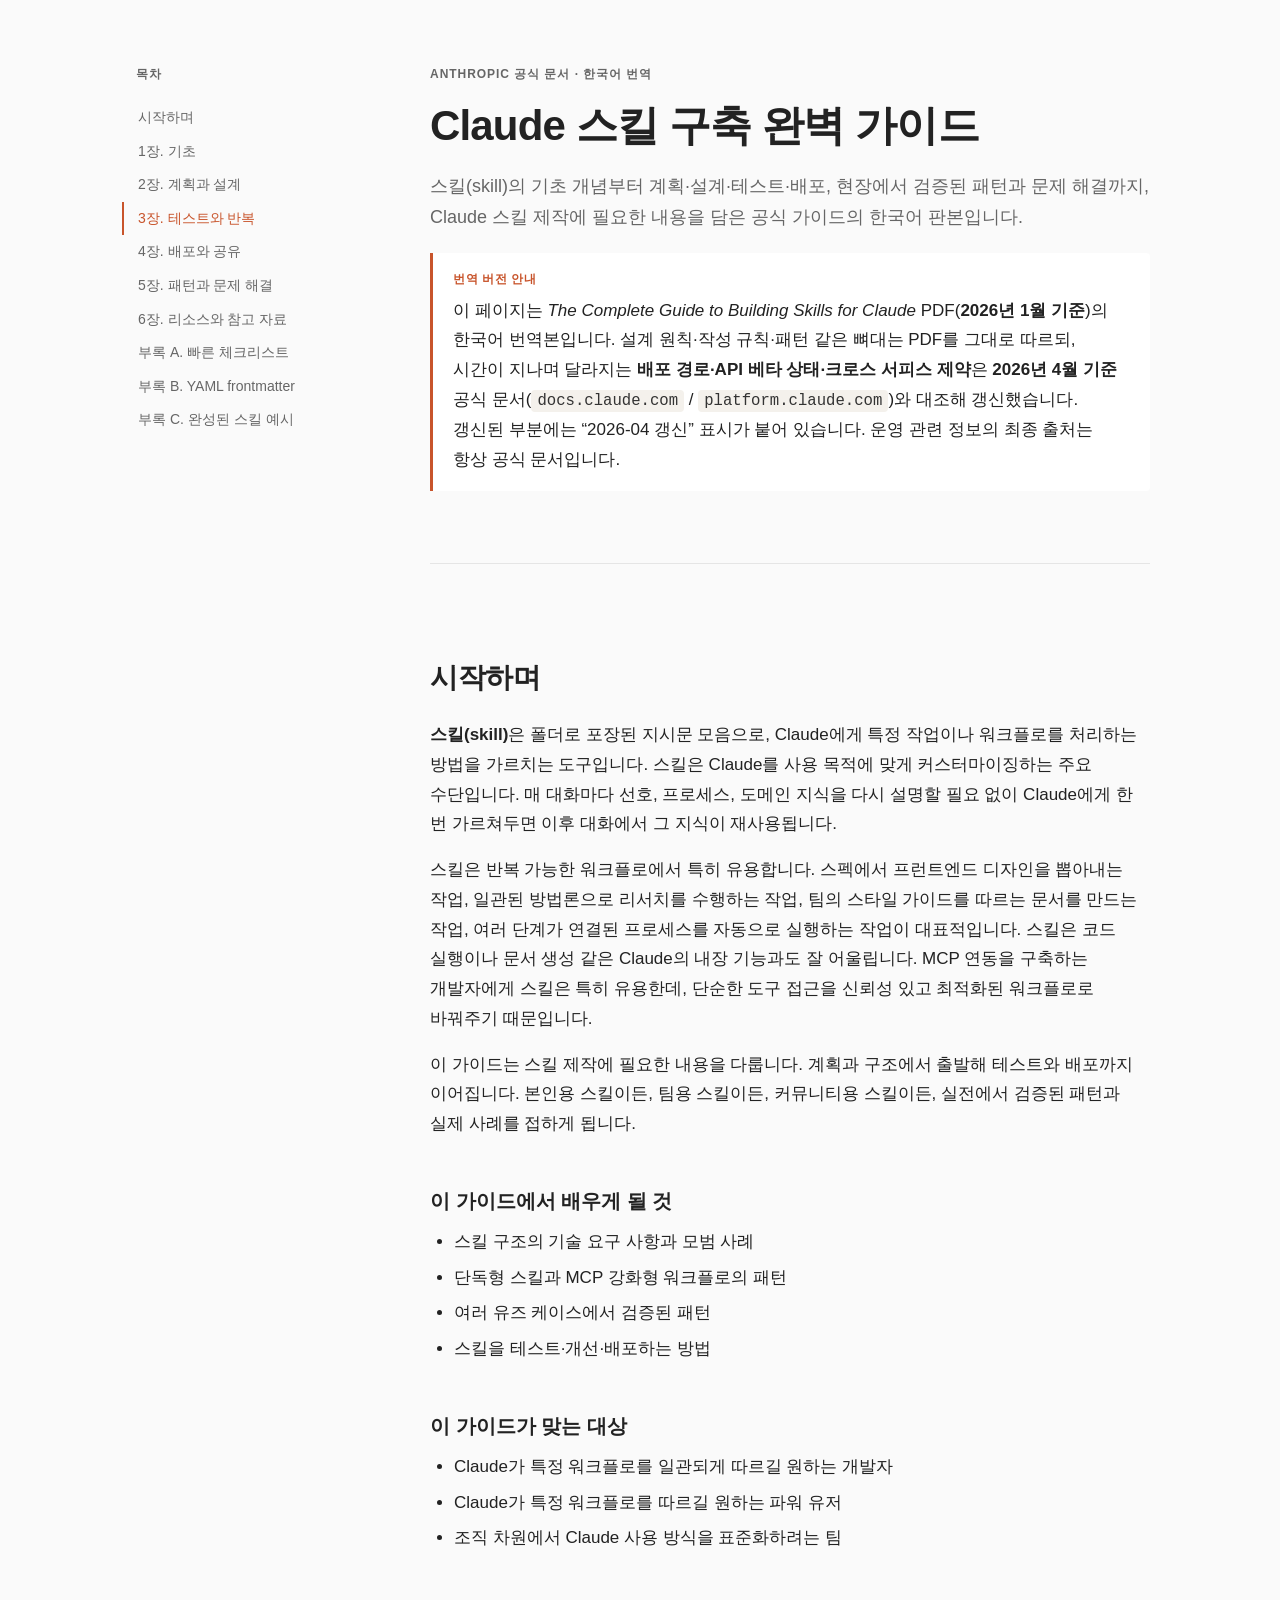
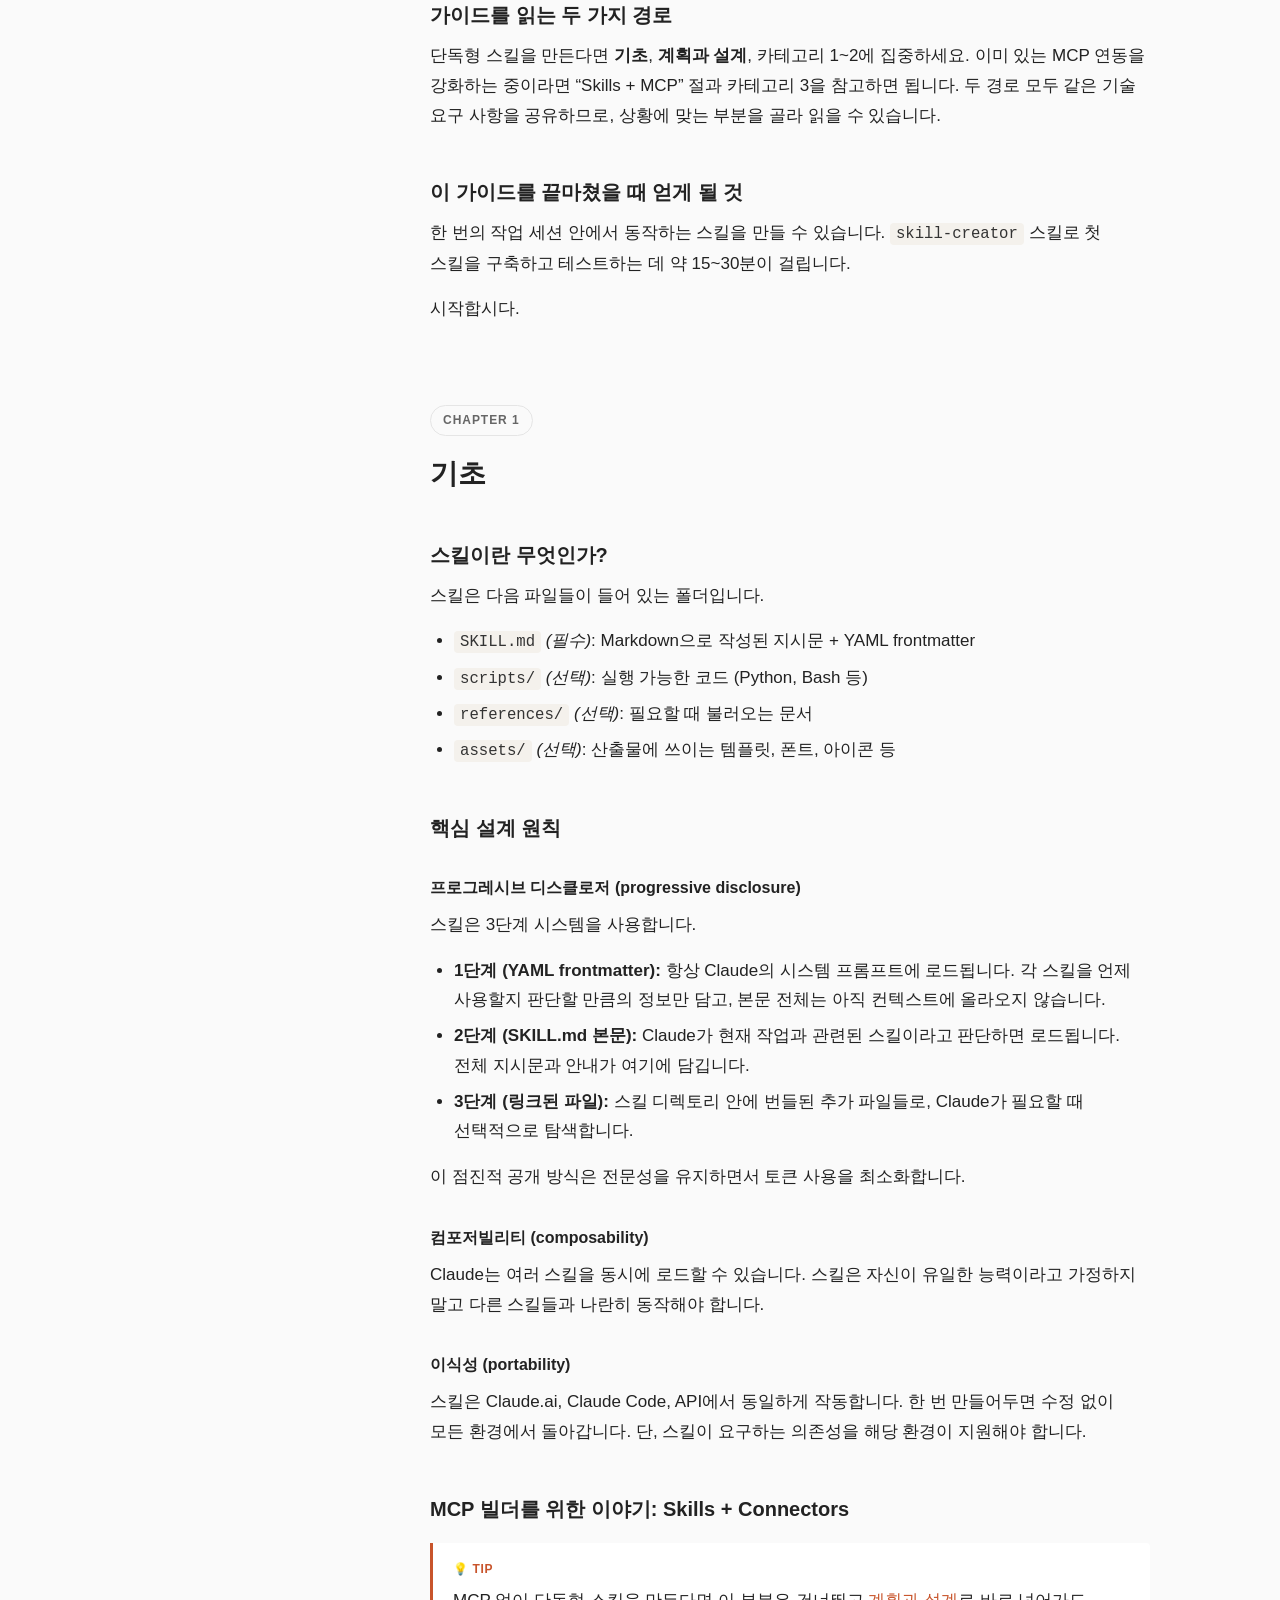
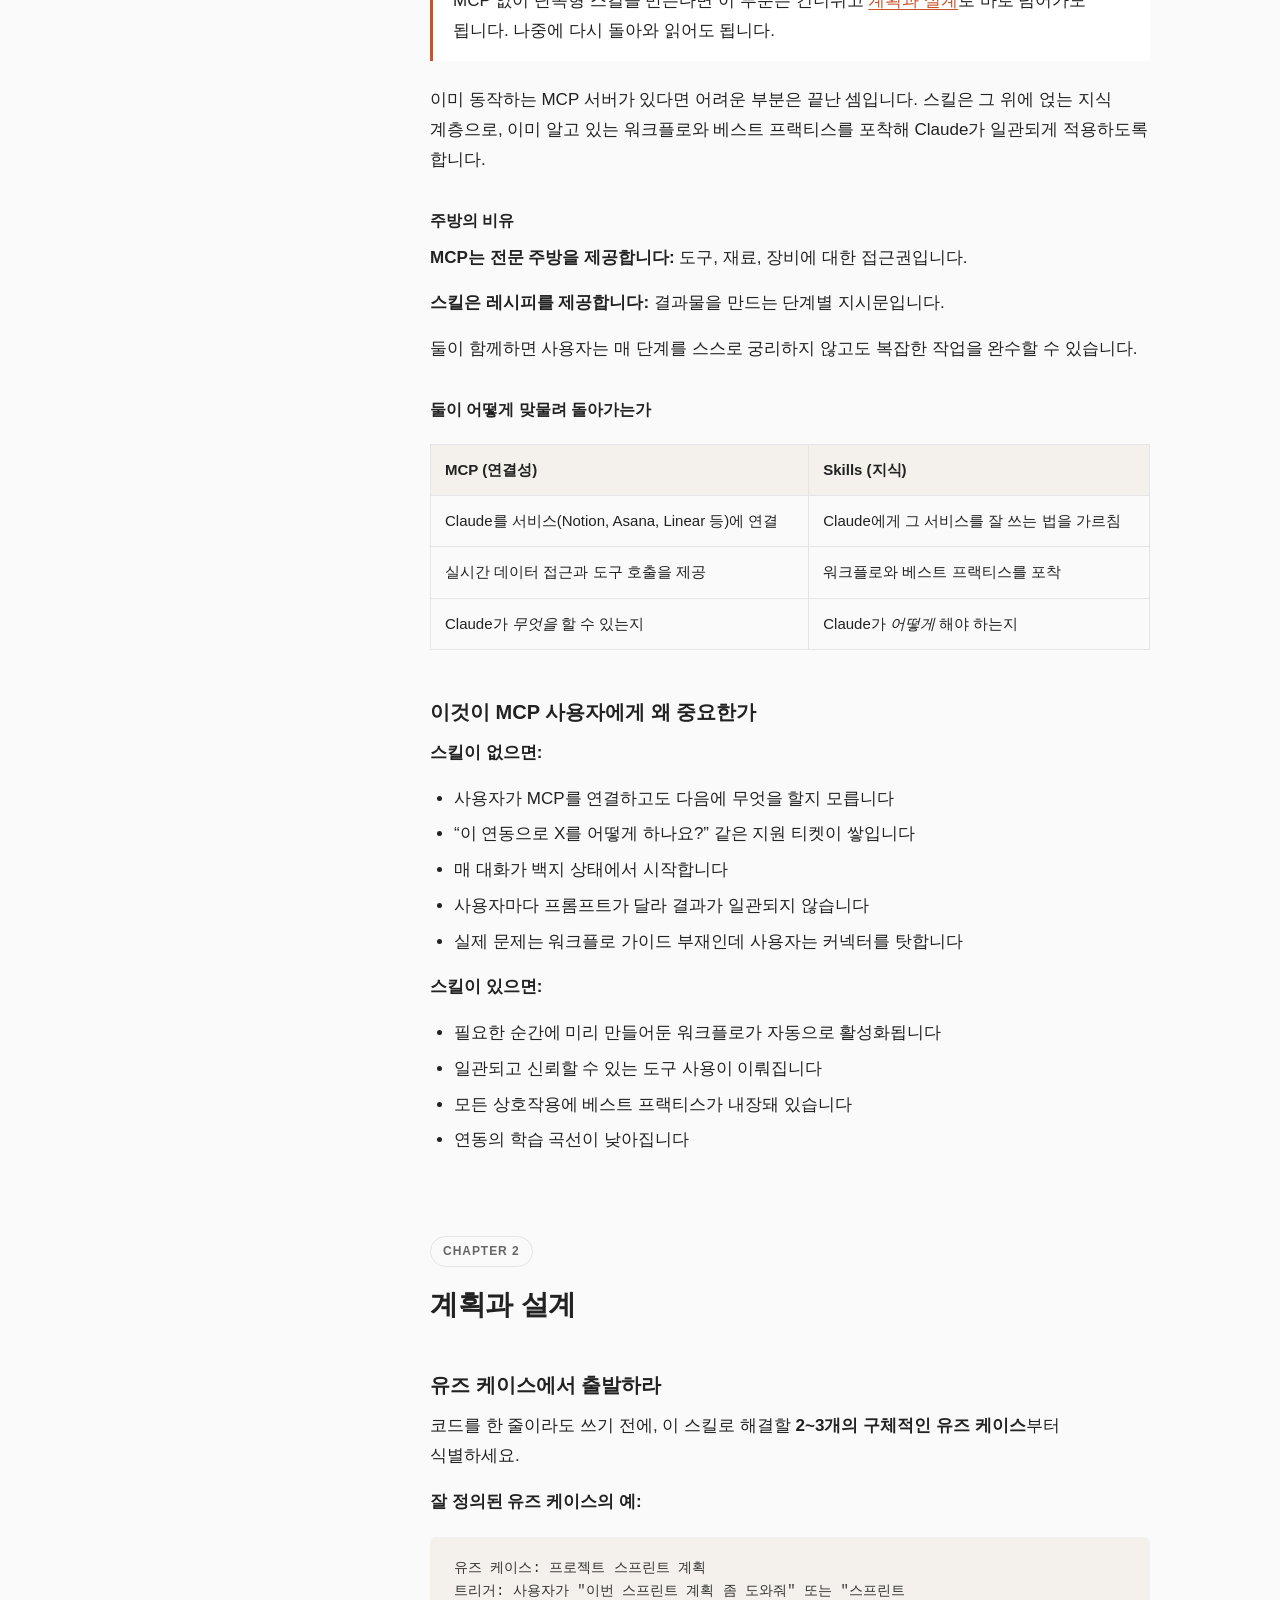
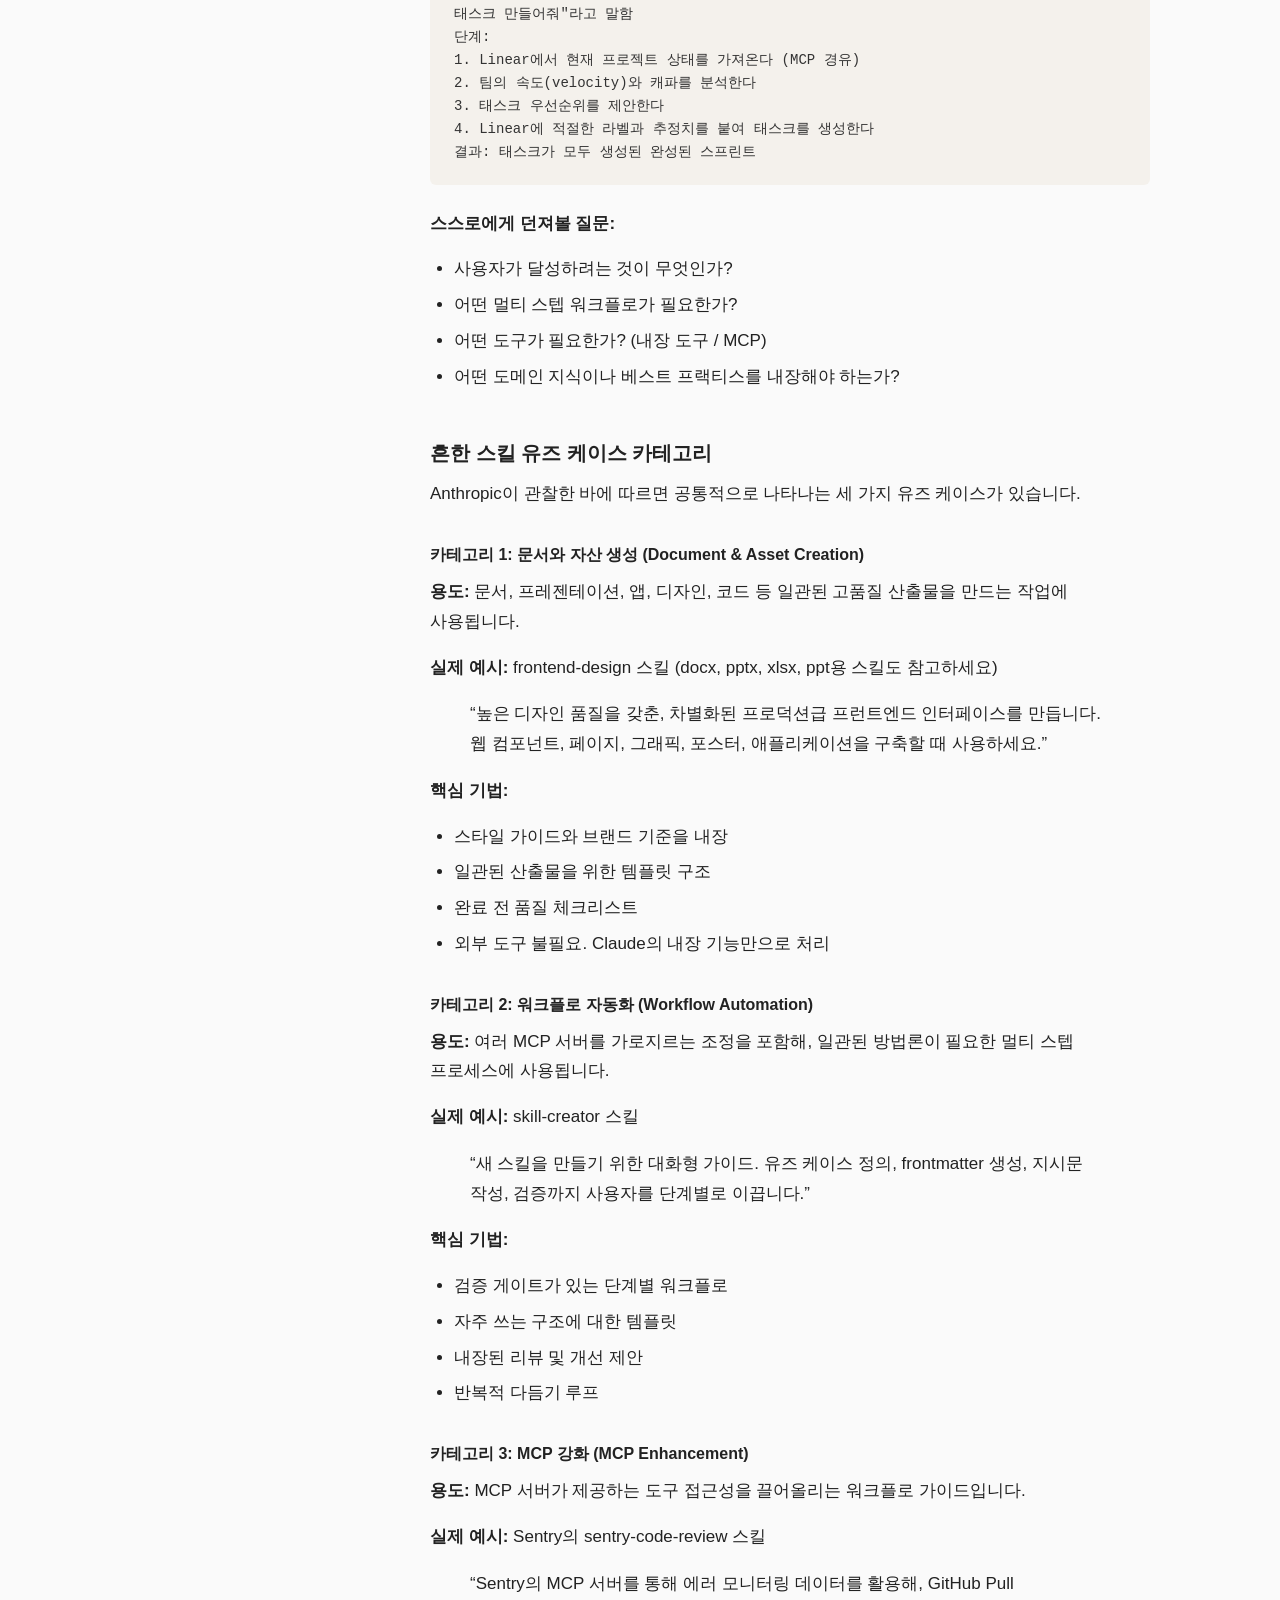
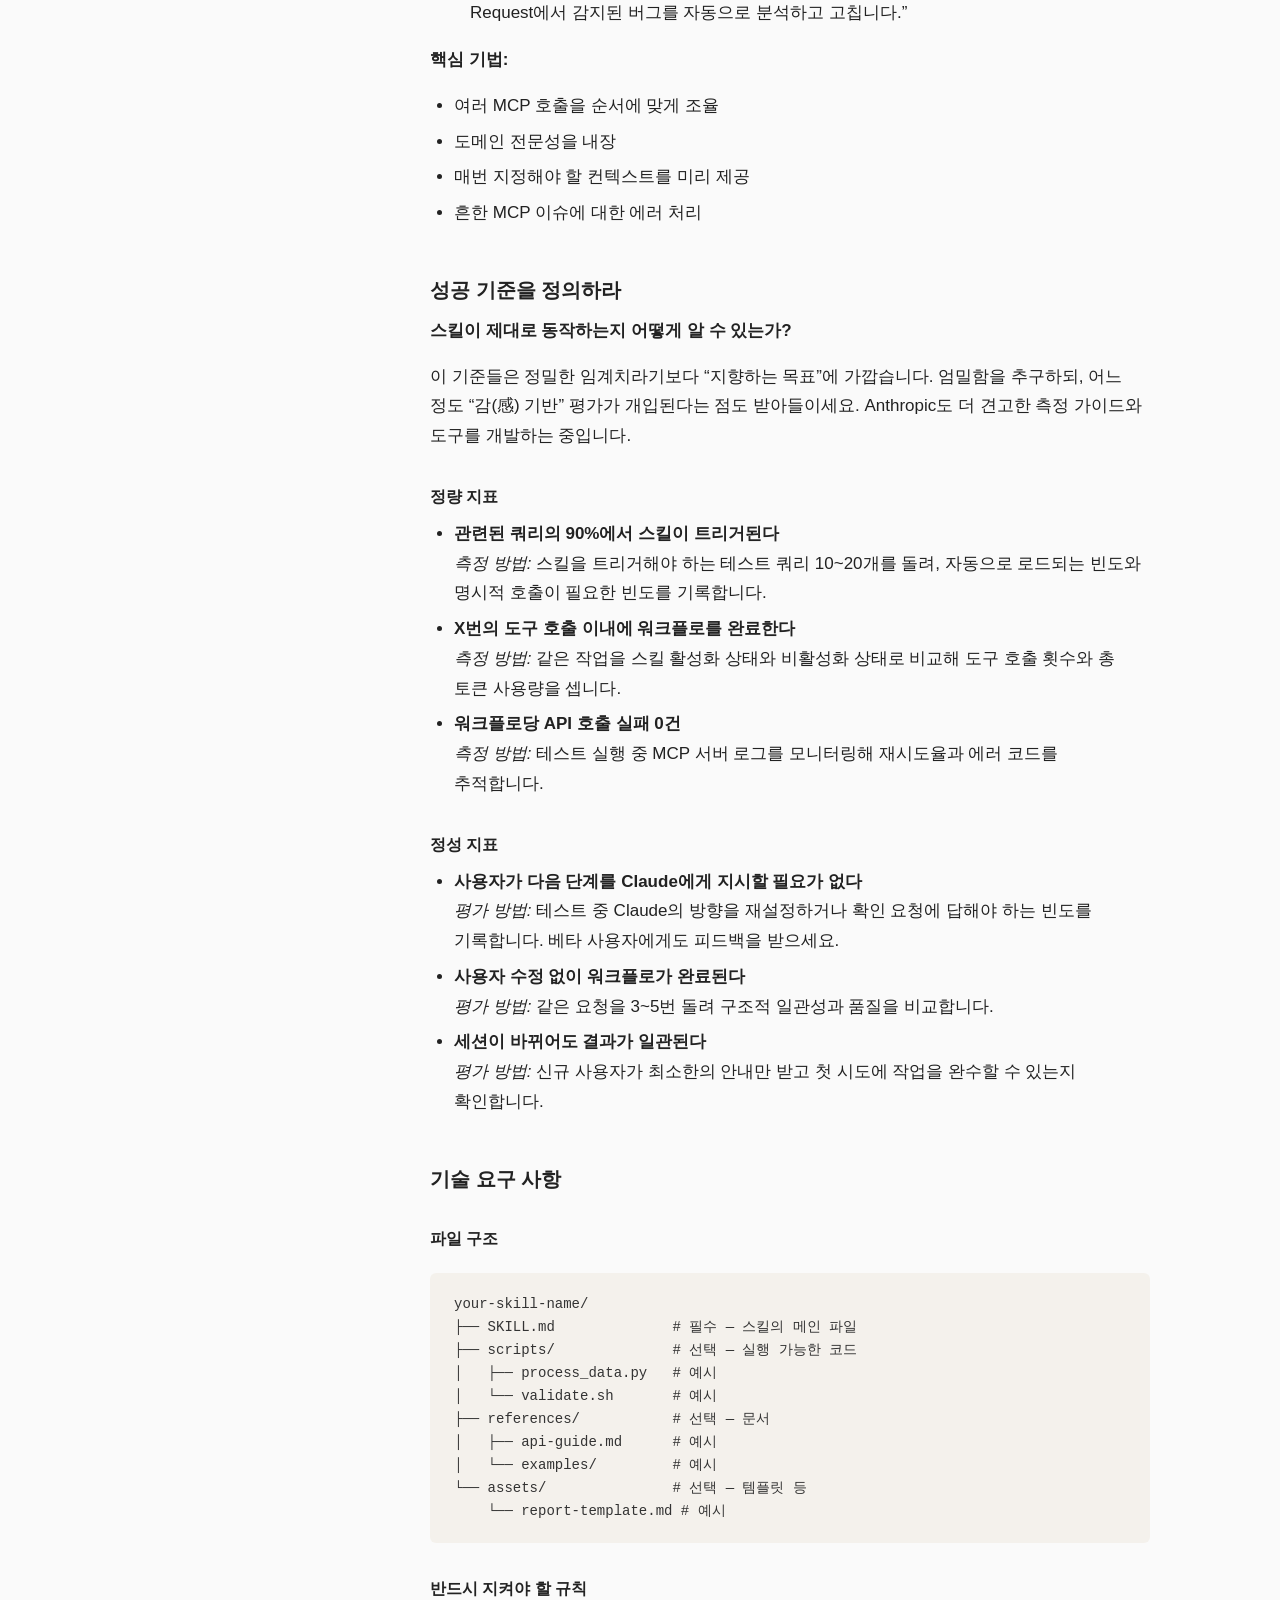
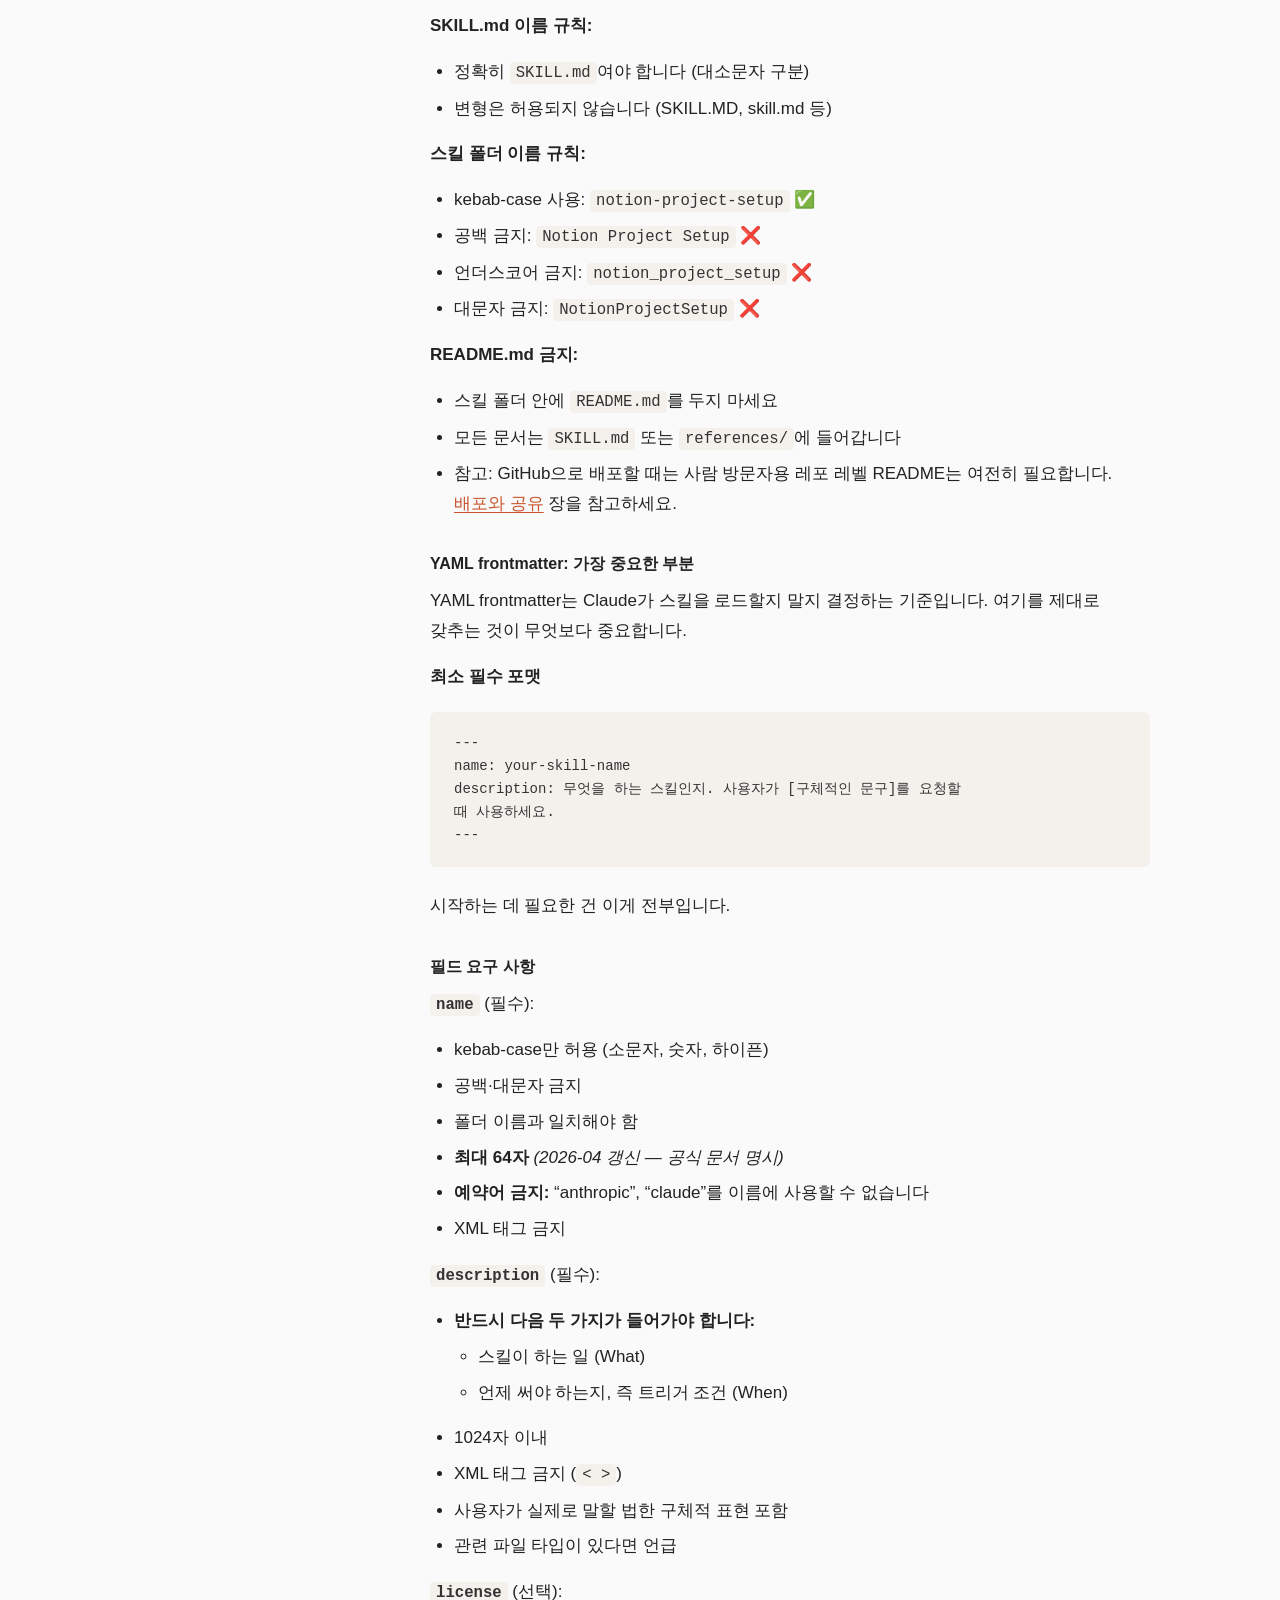
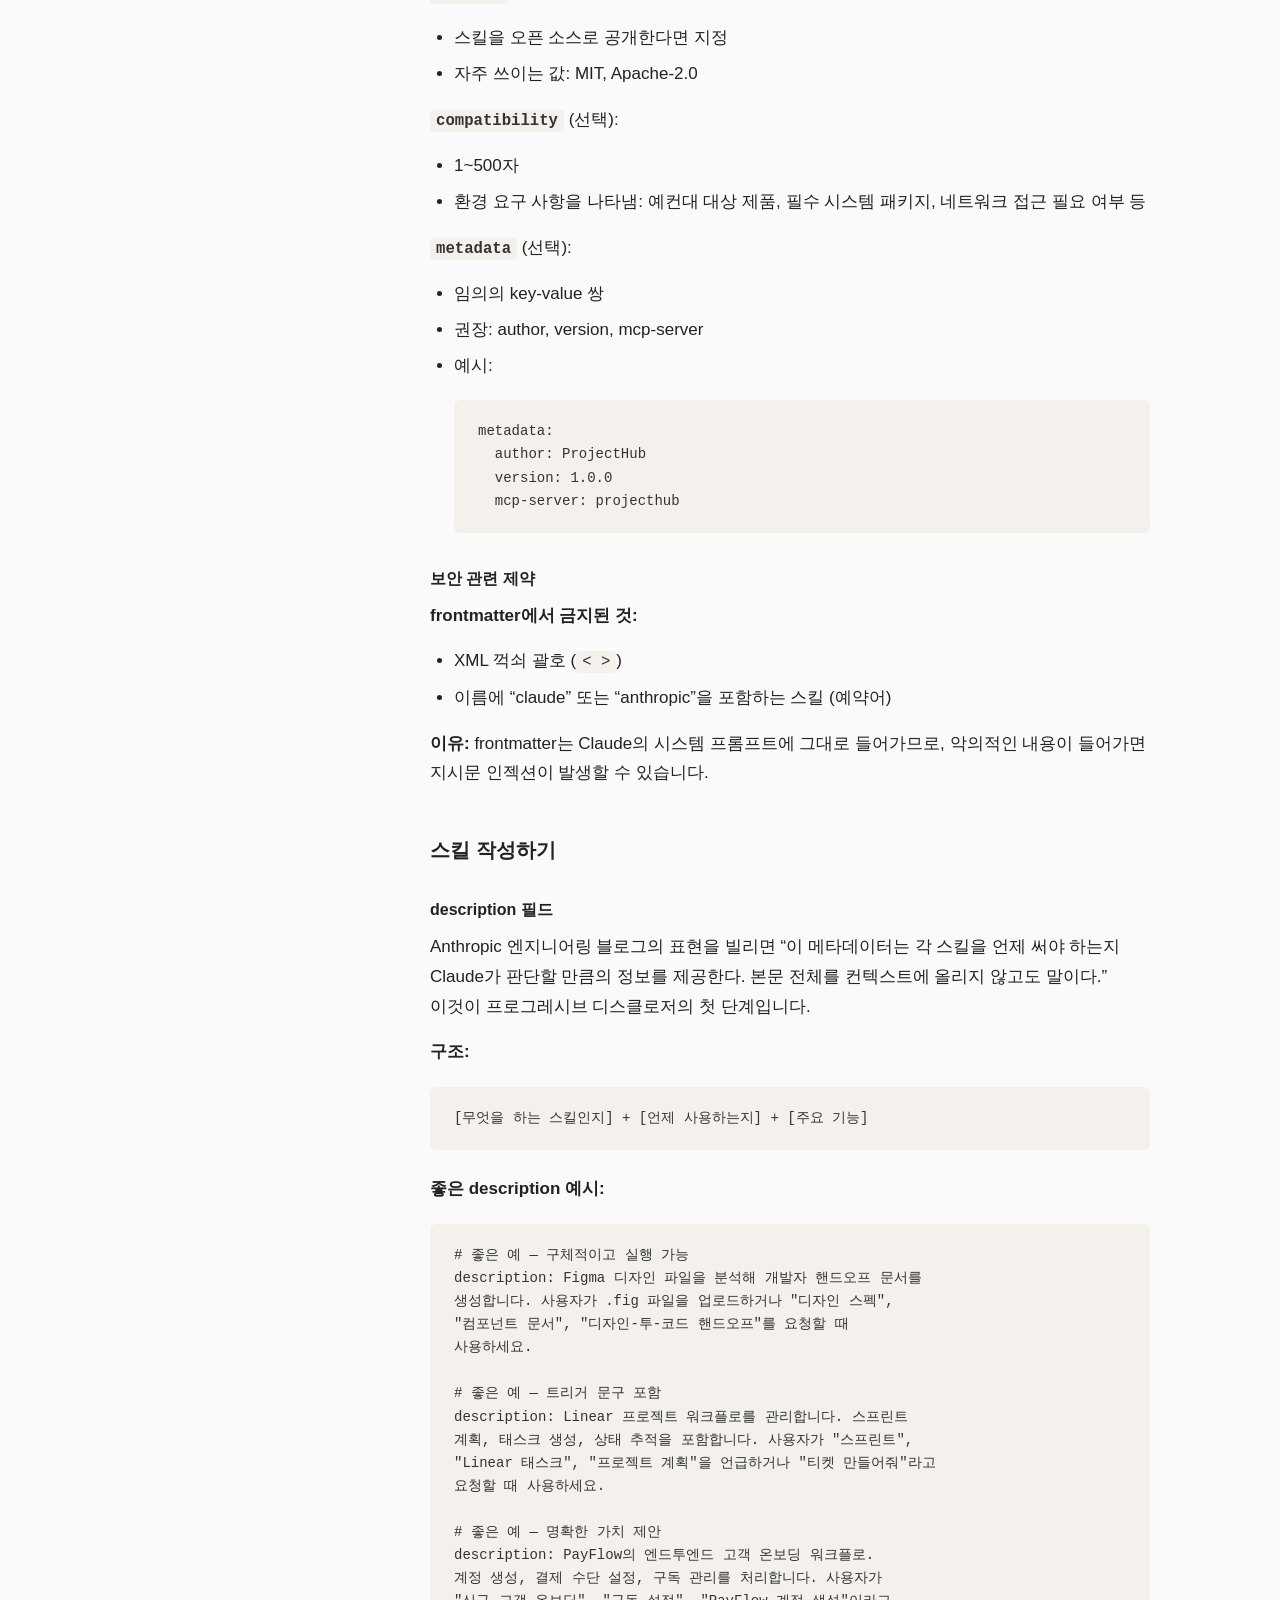
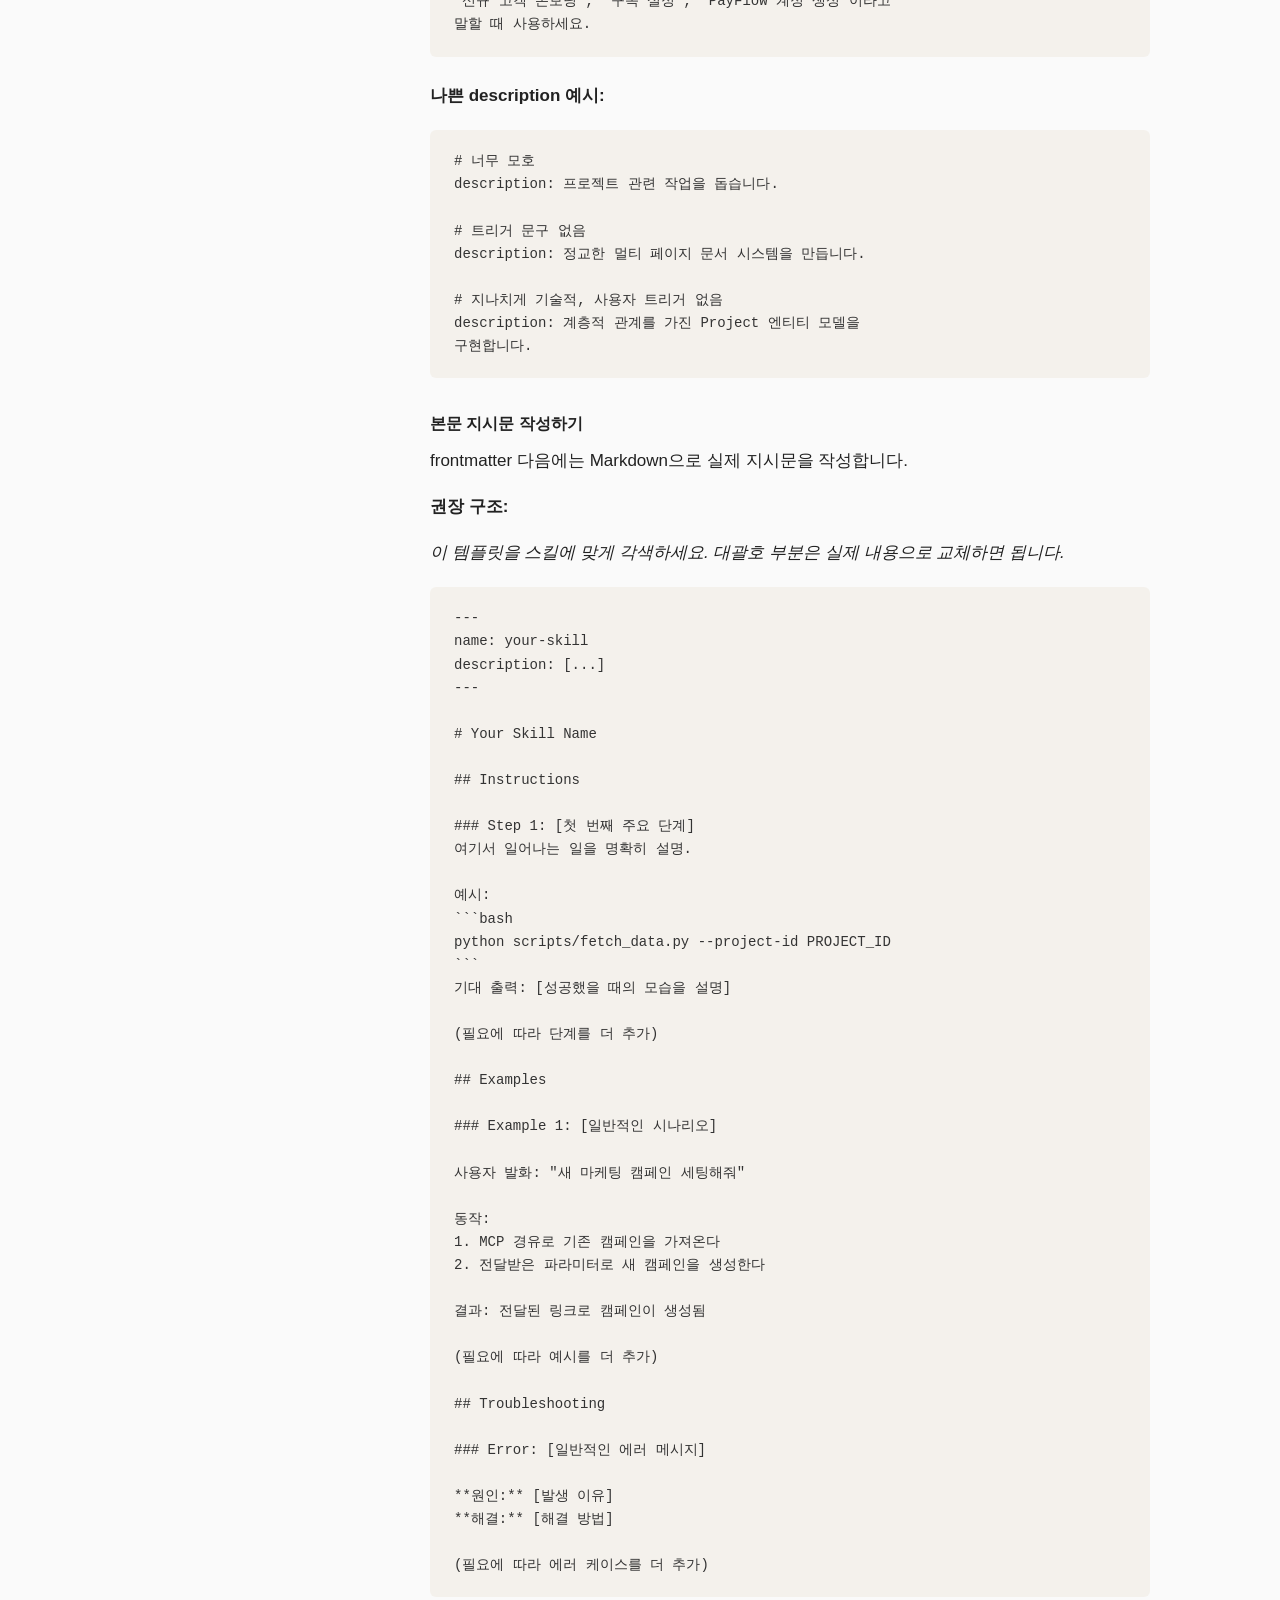
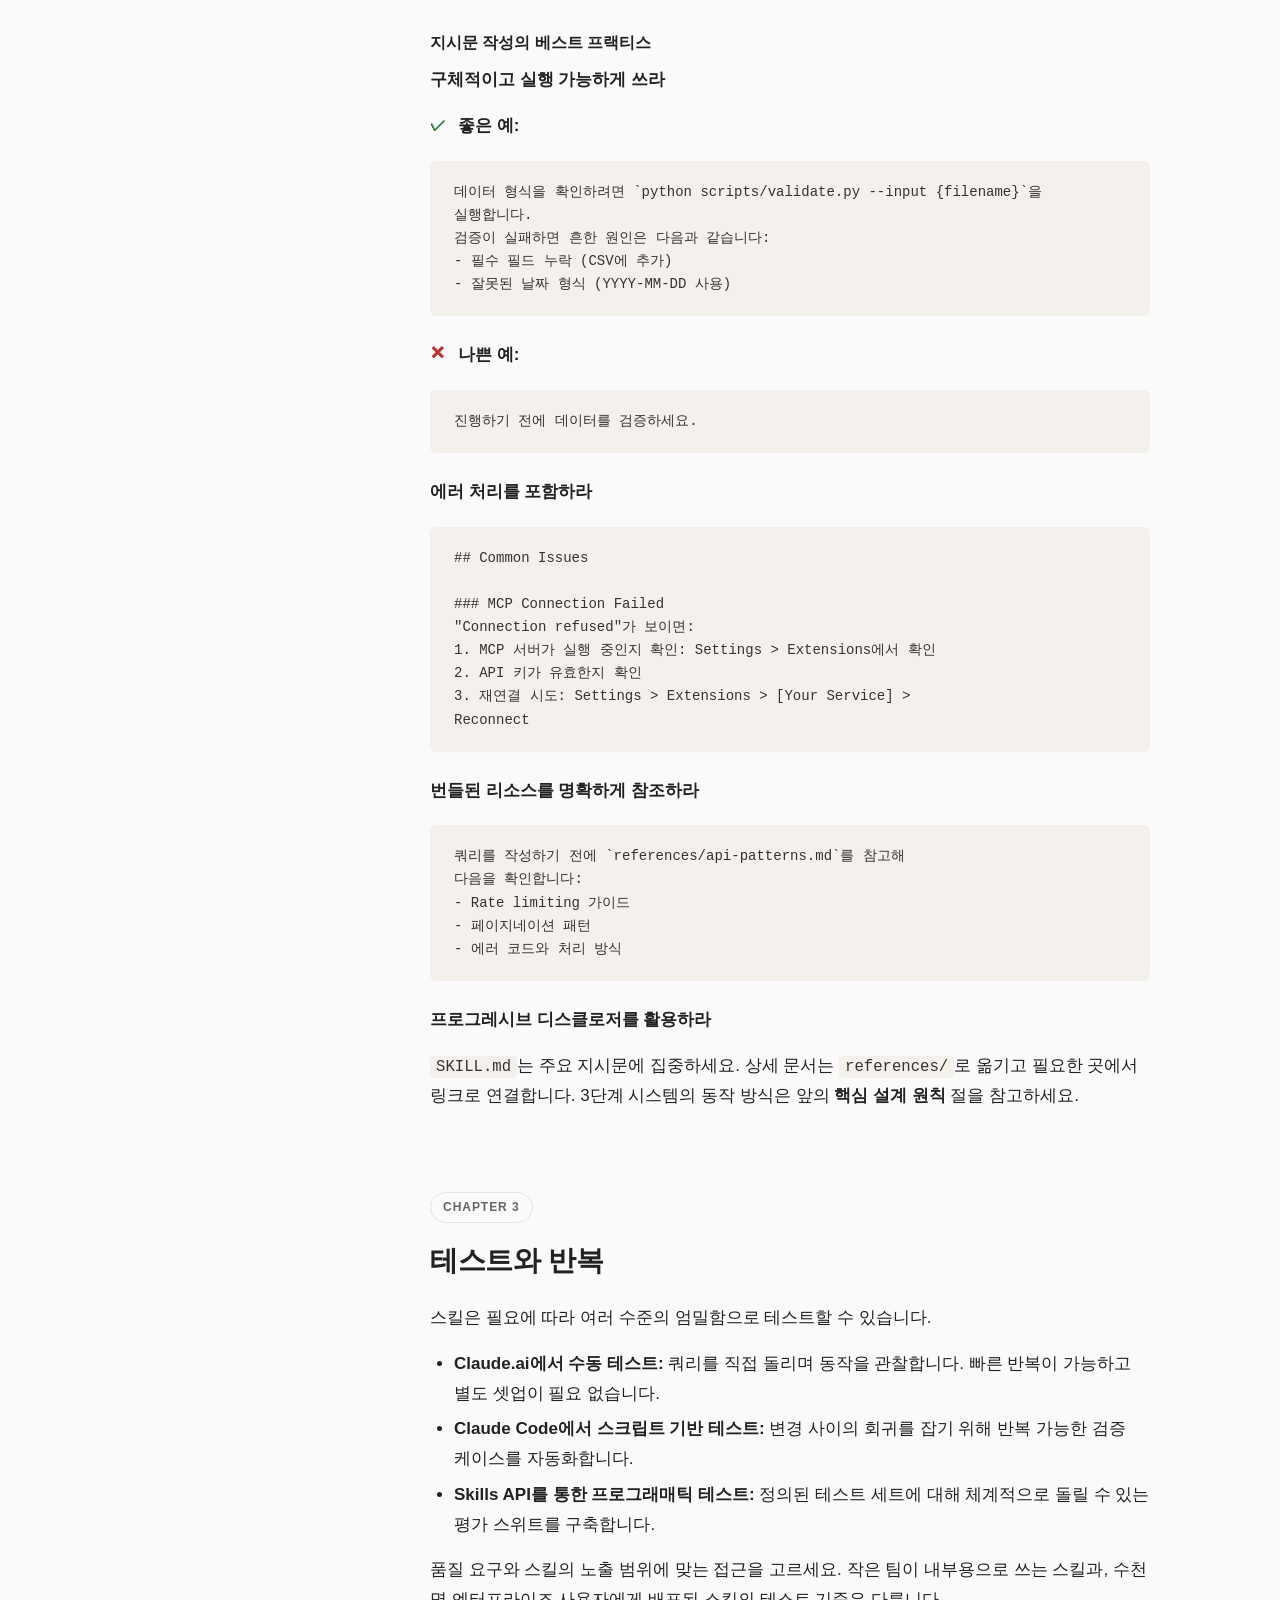
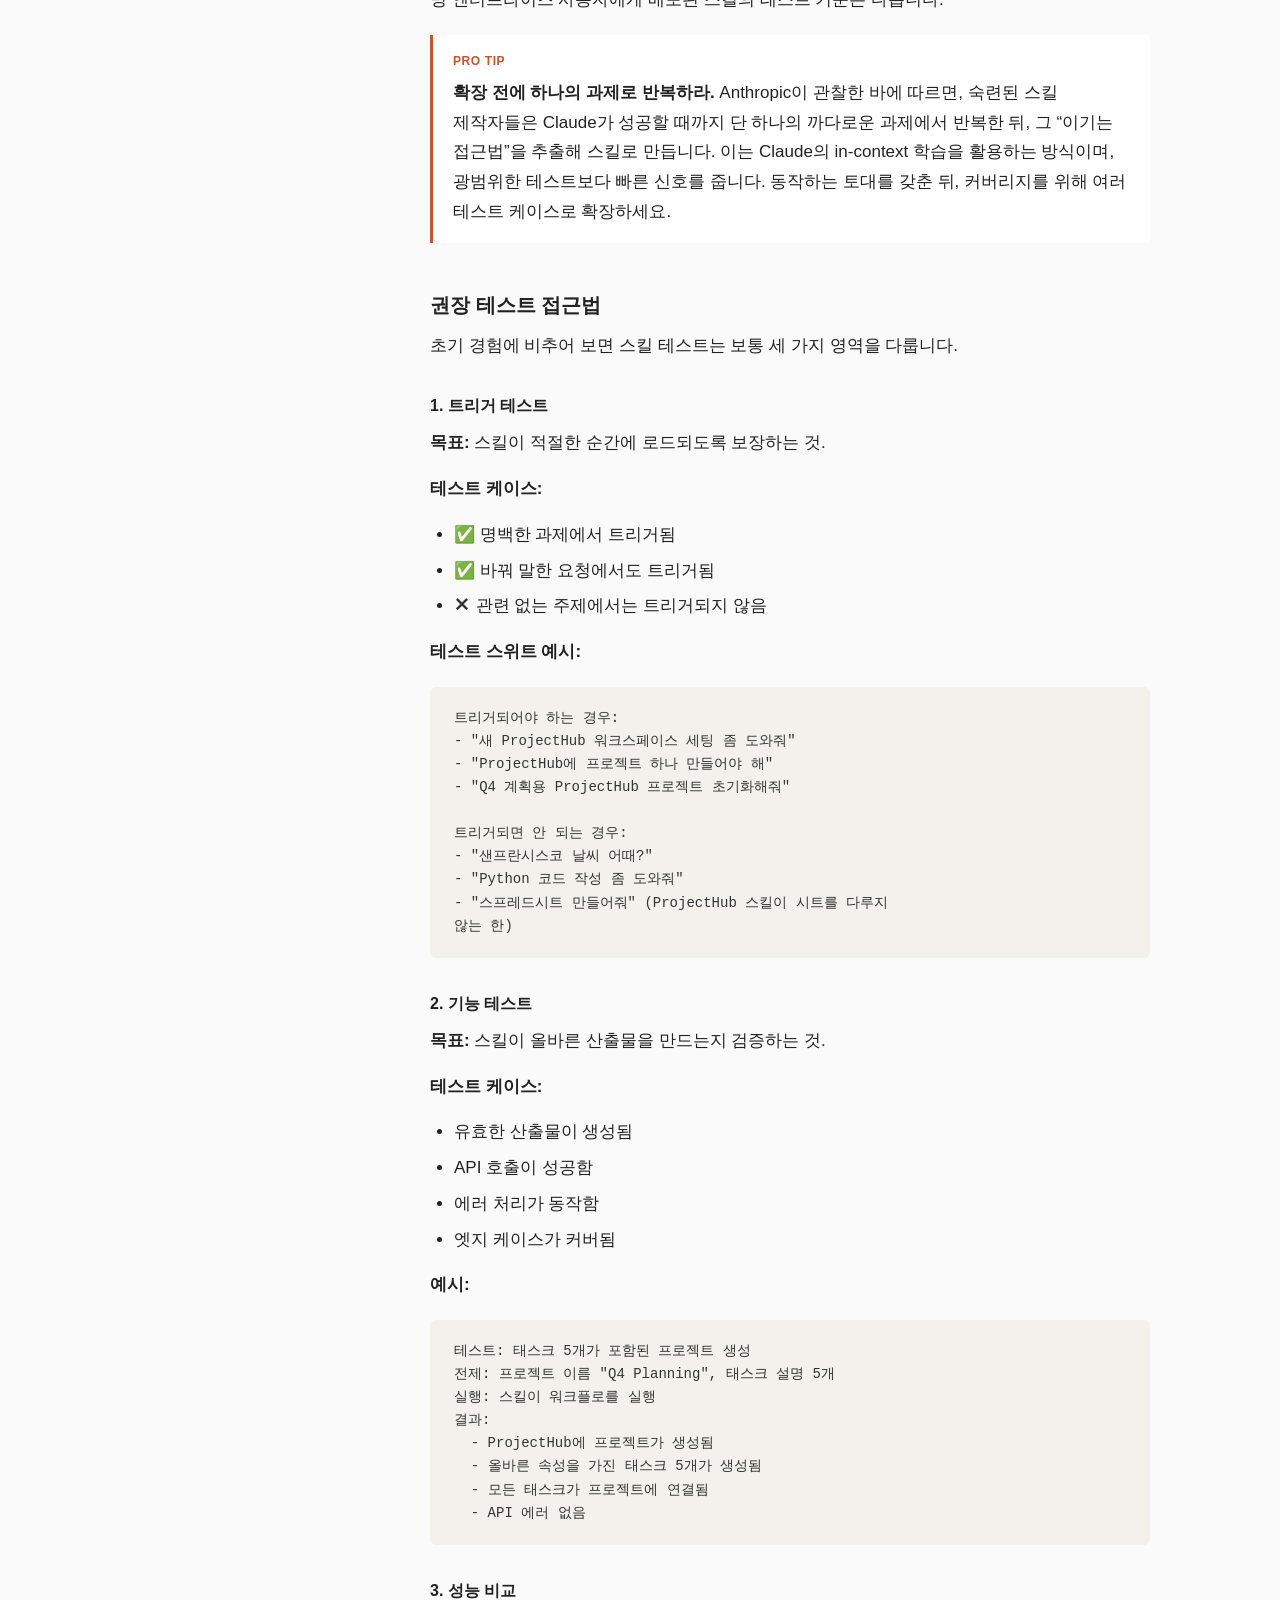
<file: skill-guide/index.html>
<!doctype html>
<html lang="ko">
<head>
<meta charset="utf-8" />
<meta name="viewport" content="width=device-width, initial-scale=1" />
<title>Claude 스킬 구축 완벽 가이드 (한국어 번역)</title>
<meta name="description" content="Anthropic의 공식 문서 “The Complete Guide to Building Skills for Claude”를 한국어로 옮긴 스크롤 버전. 스킬의 기초부터 계획·테스트·배포·문제 해결까지 다룬다." />
<link rel="stylesheet" href="style.css" />
</head>
<body>

<div id="progress" aria-hidden="true"></div>

<div class="layout">

  <!-- 사이드바 -->
  <aside class="sidebar" aria-label="목차">
    <nav class="toc">
      <p class="toc-title">목차</p>
      <ol>
        <li><a href="#intro">시작하며</a></li>
        <li><a href="#ch1">1장. 기초</a></li>
        <li><a href="#ch2">2장. 계획과 설계</a></li>
        <li><a href="#ch3">3장. 테스트와 반복</a></li>
        <li><a href="#ch4">4장. 배포와 공유</a></li>
        <li><a href="#ch5">5장. 패턴과 문제 해결</a></li>
        <li><a href="#ch6">6장. 리소스와 참고 자료</a></li>
        <li><a href="#ref-a">부록 A. 빠른 체크리스트</a></li>
        <li><a href="#ref-b">부록 B. YAML frontmatter</a></li>
        <li><a href="#ref-c">부록 C. 완성된 스킬 예시</a></li>
      </ol>
    </nav>
  </aside>

  <!-- 본문 -->
  <main class="content">

    <header class="hero">
      <p class="eyebrow">Anthropic 공식 문서 · 한국어 번역</p>
      <h1>Claude 스킬 구축 완벽 가이드</h1>
      <p class="lead">
        스킬(skill)의 기초 개념부터 계획·설계·테스트·배포, 현장에서 검증된 패턴과 문제 해결까지,
        Claude 스킬 제작에 필요한 내용을 담은 공식 가이드의 한국어 판본입니다.
      </p>

      <div class="callout">
        <span class="callout-label">번역 버전 안내</span>
        <p>
          이 페이지는 <em>The Complete Guide to Building Skills for Claude</em> PDF(<strong>2026년
          1월 기준</strong>)의 한국어 번역본입니다. 설계 원칙·작성 규칙·패턴 같은 뼈대는 PDF를
          그대로 따르되, 시간이 지나며 달라지는 <strong>배포 경로·API 베타 상태·크로스 서피스
          제약</strong>은 <strong>2026년 4월 기준</strong> 공식 문서(<code>docs.claude.com</code> /
          <code>platform.claude.com</code>)와 대조해 갱신했습니다. 갱신된 부분에는 “2026-04 갱신”
          표시가 붙어 있습니다. 운영 관련 정보의 최종 출처는 항상 공식 문서입니다.
        </p>
      </div>
    </header>

    <!-- ============================================================ -->
    <!-- Introduction -->
    <!-- ============================================================ -->
    <section id="intro">
      <h2>시작하며</h2>

      <p>
        <strong>스킬(skill)</strong>은 폴더로 포장된 지시문 모음으로, Claude에게 특정 작업이나
        워크플로를 처리하는 방법을 가르치는 도구입니다. 스킬은 Claude를 사용 목적에 맞게
        커스터마이징하는 주요 수단입니다. 매 대화마다 선호, 프로세스, 도메인 지식을 다시 설명할 필요
        없이 Claude에게 한 번 가르쳐두면 이후 대화에서 그 지식이 재사용됩니다.
      </p>

      <p>
        스킬은 반복 가능한 워크플로에서 특히 유용합니다. 스펙에서 프런트엔드 디자인을 뽑아내는
        작업, 일관된 방법론으로 리서치를 수행하는 작업, 팀의 스타일 가이드를 따르는 문서를 만드는 작업,
        여러 단계가 연결된 프로세스를 자동으로 실행하는 작업이 대표적입니다. 스킬은 코드 실행이나 문서
        생성 같은 Claude의 내장 기능과도 잘 어울립니다. MCP 연동을 구축하는 개발자에게 스킬은 특히
        유용한데, 단순한 도구 접근을 신뢰성 있고 최적화된 워크플로로 바꿔주기 때문입니다.
      </p>

      <p>
        이 가이드는 스킬 제작에 필요한 내용을 다룹니다. 계획과 구조에서 출발해
        테스트와 배포까지 이어집니다. 본인용 스킬이든, 팀용 스킬이든, 커뮤니티용 스킬이든,
        실전에서 검증된 패턴과 실제 사례를 접하게 됩니다.
      </p>

      <h3>이 가이드에서 배우게 될 것</h3>
      <ul>
        <li>스킬 구조의 기술 요구 사항과 모범 사례</li>
        <li>단독형 스킬과 MCP 강화형 워크플로의 패턴</li>
        <li>여러 유즈 케이스에서 검증된 패턴</li>
        <li>스킬을 테스트·개선·배포하는 방법</li>
      </ul>

      <h3>이 가이드가 맞는 대상</h3>
      <ul>
        <li>Claude가 특정 워크플로를 일관되게 따르길 원하는 개발자</li>
        <li>Claude가 특정 워크플로를 따르길 원하는 파워 유저</li>
        <li>조직 차원에서 Claude 사용 방식을 표준화하려는 팀</li>
      </ul>

      <h3>가이드를 읽는 두 가지 경로</h3>
      <p>
        단독형 스킬을 만든다면 <strong>기초</strong>, <strong>계획과 설계</strong>, 카테고리
        1~2에 집중하세요. 이미 있는 MCP 연동을 강화하는 중이라면 “Skills + MCP” 절과 카테고리 3을
        참고하면 됩니다. 두 경로 모두 같은 기술 요구 사항을 공유하므로, 상황에 맞는
        부분을 골라 읽을 수 있습니다.
      </p>

      <h3>이 가이드를 끝마쳤을 때 얻게 될 것</h3>
      <p>
        한 번의 작업 세션 안에서 동작하는 스킬을 만들 수 있습니다. <code>skill-creator</code>
        스킬로 첫 스킬을 구축하고 테스트하는 데 약 15~30분이 걸립니다.
      </p>

      <p>시작합시다.</p>
    </section>

    <!-- ============================================================ -->
    <!-- Chapter 1: Fundamentals -->
    <!-- ============================================================ -->
    <section id="ch1" class="chapter">
      <span class="chapter-label">Chapter 1</span>
      <h2>기초</h2>

      <h3>스킬이란 무엇인가?</h3>
      <p>스킬은 다음 파일들이 들어 있는 폴더입니다.</p>
      <ul>
        <li><code>SKILL.md</code> <em>(필수)</em>: Markdown으로 작성된 지시문 + YAML frontmatter</li>
        <li><code>scripts/</code> <em>(선택)</em>: 실행 가능한 코드 (Python, Bash 등)</li>
        <li><code>references/</code> <em>(선택)</em>: 필요할 때 불러오는 문서</li>
        <li><code>assets/</code> <em>(선택)</em>: 산출물에 쓰이는 템플릿, 폰트, 아이콘 등</li>
      </ul>

      <h3>핵심 설계 원칙</h3>

      <h4>프로그레시브 디스클로저 (progressive disclosure)</h4>
      <p>스킬은 3단계 시스템을 사용합니다.</p>
      <ul>
        <li>
          <strong>1단계 (YAML frontmatter):</strong> 항상 Claude의 시스템 프롬프트에 로드됩니다.
          각 스킬을 언제 사용할지 판단할 만큼의 정보만 담고, 본문 전체는 아직 컨텍스트에
          올라오지 않습니다.
        </li>
        <li>
          <strong>2단계 (SKILL.md 본문):</strong> Claude가 현재 작업과 관련된 스킬이라고 판단하면
          로드됩니다. 전체 지시문과 안내가 여기에 담깁니다.
        </li>
        <li>
          <strong>3단계 (링크된 파일):</strong> 스킬 디렉토리 안에 번들된 추가 파일들로, Claude가
          필요할 때 선택적으로 탐색합니다.
        </li>
      </ul>
      <p>
        이 점진적 공개 방식은 전문성을 유지하면서 토큰 사용을 최소화합니다.
      </p>

      <h4>컴포저빌리티 (composability)</h4>
      <p>
        Claude는 여러 스킬을 동시에 로드할 수 있습니다. 스킬은 자신이 유일한 능력이라고 가정하지
        말고 다른 스킬들과 나란히 동작해야 합니다.
      </p>

      <h4>이식성 (portability)</h4>
      <p>
        스킬은 Claude.ai, Claude Code, API에서 동일하게 작동합니다. 한 번 만들어두면 수정 없이
        모든 환경에서 돌아갑니다. 단, 스킬이 요구하는 의존성을 해당 환경이 지원해야 합니다.
      </p>

      <h3>MCP 빌더를 위한 이야기: Skills + Connectors</h3>

      <div class="callout">
        <span class="callout-label">💡 Tip</span>
        <p>
          MCP 없이 단독형 스킬을 만든다면 이 부분은 건너뛰고 <a href="#ch2">계획과 설계</a>로
          바로 넘어가도 됩니다. 나중에 다시 돌아와 읽어도 됩니다.
        </p>
      </div>

      <p>
        이미 동작하는 MCP 서버가 있다면 어려운 부분은 끝난 셈입니다. 스킬은 그 위에 얹는 지식
        계층으로, 이미 알고 있는 워크플로와 베스트 프랙티스를 포착해 Claude가 일관되게 적용하도록 합니다.
      </p>

      <h4>주방의 비유</h4>
      <p>
        <strong>MCP는 전문 주방을 제공합니다:</strong> 도구, 재료, 장비에 대한 접근권입니다.
      </p>
      <p>
        <strong>스킬은 레시피를 제공합니다:</strong> 결과물을 만드는 단계별 지시문입니다.
      </p>
      <p>
        둘이 함께하면 사용자는 매 단계를 스스로 궁리하지 않고도 복잡한 작업을 완수할 수 있습니다.
      </p>

      <h4>둘이 어떻게 맞물려 돌아가는가</h4>
      <table>
        <thead>
          <tr>
            <th>MCP (연결성)</th>
            <th>Skills (지식)</th>
          </tr>
        </thead>
        <tbody>
          <tr>
            <td>Claude를 서비스(Notion, Asana, Linear 등)에 연결</td>
            <td>Claude에게 그 서비스를 잘 쓰는 법을 가르침</td>
          </tr>
          <tr>
            <td>실시간 데이터 접근과 도구 호출을 제공</td>
            <td>워크플로와 베스트 프랙티스를 포착</td>
          </tr>
          <tr>
            <td>Claude가 <em>무엇을</em> 할 수 있는지</td>
            <td>Claude가 <em>어떻게</em> 해야 하는지</td>
          </tr>
        </tbody>
      </table>

      <h3>이것이 MCP 사용자에게 왜 중요한가</h3>

      <p><strong>스킬이 없으면:</strong></p>
      <ul>
        <li>사용자가 MCP를 연결하고도 다음에 무엇을 할지 모릅니다</li>
        <li>“이 연동으로 X를 어떻게 하나요?” 같은 지원 티켓이 쌓입니다</li>
        <li>매 대화가 백지 상태에서 시작합니다</li>
        <li>사용자마다 프롬프트가 달라 결과가 일관되지 않습니다</li>
        <li>실제 문제는 워크플로 가이드 부재인데 사용자는 커넥터를 탓합니다</li>
      </ul>

      <p><strong>스킬이 있으면:</strong></p>
      <ul>
        <li>필요한 순간에 미리 만들어둔 워크플로가 자동으로 활성화됩니다</li>
        <li>일관되고 신뢰할 수 있는 도구 사용이 이뤄집니다</li>
        <li>모든 상호작용에 베스트 프랙티스가 내장돼 있습니다</li>
        <li>연동의 학습 곡선이 낮아집니다</li>
      </ul>
    </section>

    <!-- ============================================================ -->
    <!-- Chapter 2: Planning and design -->
    <!-- ============================================================ -->
    <section id="ch2" class="chapter">
      <span class="chapter-label">Chapter 2</span>
      <h2>계획과 설계</h2>

      <h3>유즈 케이스에서 출발하라</h3>
      <p>
        코드를 한 줄이라도 쓰기 전에, 이 스킬로 해결할 <strong>2~3개의 구체적인
        유즈 케이스</strong>부터 식별하세요.
      </p>

      <p><strong>잘 정의된 유즈 케이스의 예:</strong></p>
      <div class="code-wrap"><pre><code>유즈 케이스: 프로젝트 스프린트 계획
트리거: 사용자가 "이번 스프린트 계획 좀 도와줘" 또는 "스프린트
태스크 만들어줘"라고 말함
단계:
1. Linear에서 현재 프로젝트 상태를 가져온다 (MCP 경유)
2. 팀의 속도(velocity)와 캐파를 분석한다
3. 태스크 우선순위를 제안한다
4. Linear에 적절한 라벨과 추정치를 붙여 태스크를 생성한다
결과: 태스크가 모두 생성된 완성된 스프린트</code></pre></div>

      <p><strong>스스로에게 던져볼 질문:</strong></p>
      <ul>
        <li>사용자가 달성하려는 것이 무엇인가?</li>
        <li>어떤 멀티 스텝 워크플로가 필요한가?</li>
        <li>어떤 도구가 필요한가? (내장 도구 / MCP)</li>
        <li>어떤 도메인 지식이나 베스트 프랙티스를 내장해야 하는가?</li>
      </ul>

      <h3>흔한 스킬 유즈 케이스 카테고리</h3>
      <p>Anthropic이 관찰한 바에 따르면 공통적으로 나타나는 세 가지 유즈 케이스가 있습니다.</p>

      <h4>카테고리 1: 문서와 자산 생성 (Document &amp; Asset Creation)</h4>
      <p>
        <strong>용도:</strong> 문서, 프레젠테이션, 앱, 디자인, 코드 등 일관된 고품질 산출물을
        만드는 작업에 사용됩니다.
      </p>
      <p>
        <strong>실제 예시:</strong> frontend-design 스킬 (docx, pptx, xlsx, ppt용 스킬도 참고하세요)
      </p>
      <blockquote>
        “높은 디자인 품질을 갖춘, 차별화된 프로덕션급 프런트엔드 인터페이스를 만듭니다. 웹 컴포넌트,
        페이지, 그래픽, 포스터, 애플리케이션을 구축할 때 사용하세요.”
      </blockquote>
      <p><strong>핵심 기법:</strong></p>
      <ul>
        <li>스타일 가이드와 브랜드 기준을 내장</li>
        <li>일관된 산출물을 위한 템플릿 구조</li>
        <li>완료 전 품질 체크리스트</li>
        <li>외부 도구 불필요. Claude의 내장 기능만으로 처리</li>
      </ul>

      <h4>카테고리 2: 워크플로 자동화 (Workflow Automation)</h4>
      <p>
        <strong>용도:</strong> 여러 MCP 서버를 가로지르는 조정을 포함해, 일관된 방법론이 필요한
        멀티 스텝 프로세스에 사용됩니다.
      </p>
      <p><strong>실제 예시:</strong> skill-creator 스킬</p>
      <blockquote>
        “새 스킬을 만들기 위한 대화형 가이드. 유즈 케이스 정의, frontmatter 생성, 지시문 작성,
        검증까지 사용자를 단계별로 이끕니다.”
      </blockquote>
      <p><strong>핵심 기법:</strong></p>
      <ul>
        <li>검증 게이트가 있는 단계별 워크플로</li>
        <li>자주 쓰는 구조에 대한 템플릿</li>
        <li>내장된 리뷰 및 개선 제안</li>
        <li>반복적 다듬기 루프</li>
      </ul>

      <h4>카테고리 3: MCP 강화 (MCP Enhancement)</h4>
      <p>
        <strong>용도:</strong> MCP 서버가 제공하는 도구 접근성을 끌어올리는 워크플로
        가이드입니다.
      </p>
      <p><strong>실제 예시:</strong> Sentry의 sentry-code-review 스킬</p>
      <blockquote>
        “Sentry의 MCP 서버를 통해 에러 모니터링 데이터를 활용해, GitHub Pull Request에서 감지된
        버그를 자동으로 분석하고 고칩니다.”
      </blockquote>
      <p><strong>핵심 기법:</strong></p>
      <ul>
        <li>여러 MCP 호출을 순서에 맞게 조율</li>
        <li>도메인 전문성을 내장</li>
        <li>매번 지정해야 할 컨텍스트를 미리 제공</li>
        <li>흔한 MCP 이슈에 대한 에러 처리</li>
      </ul>

      <h3>성공 기준을 정의하라</h3>
      <p>
        <strong>스킬이 제대로 동작하는지 어떻게 알 수 있는가?</strong>
      </p>
      <p>
        이 기준들은 정밀한 임계치라기보다 “지향하는 목표”에 가깝습니다. 엄밀함을 추구하되, 어느 정도
        “감(感) 기반” 평가가 개입된다는 점도 받아들이세요. Anthropic도 더 견고한 측정 가이드와
        도구를 개발하는 중입니다.
      </p>

      <h4>정량 지표</h4>
      <ul>
        <li>
          <strong>관련된 쿼리의 90%에서 스킬이 트리거된다</strong>
          <br /><em>측정 방법:</em> 스킬을 트리거해야 하는 테스트 쿼리 10~20개를 돌려, 자동으로
          로드되는 빈도와 명시적 호출이 필요한 빈도를 기록합니다.
        </li>
        <li>
          <strong>X번의 도구 호출 이내에 워크플로를 완료한다</strong>
          <br /><em>측정 방법:</em> 같은 작업을 스킬 활성화 상태와 비활성화 상태로 비교해
          도구 호출 횟수와 총 토큰 사용량을 셉니다.
        </li>
        <li>
          <strong>워크플로당 API 호출 실패 0건</strong>
          <br /><em>측정 방법:</em> 테스트 실행 중 MCP 서버 로그를 모니터링해 재시도율과 에러 코드를
          추적합니다.
        </li>
      </ul>

      <h4>정성 지표</h4>
      <ul>
        <li>
          <strong>사용자가 다음 단계를 Claude에게 지시할 필요가 없다</strong>
          <br /><em>평가 방법:</em> 테스트 중 Claude의 방향을 재설정하거나 확인 요청에 답해야 하는
          빈도를 기록합니다. 베타 사용자에게도 피드백을 받으세요.
        </li>
        <li>
          <strong>사용자 수정 없이 워크플로가 완료된다</strong>
          <br /><em>평가 방법:</em> 같은 요청을 3~5번 돌려 구조적 일관성과 품질을 비교합니다.
        </li>
        <li>
          <strong>세션이 바뀌어도 결과가 일관된다</strong>
          <br /><em>평가 방법:</em> 신규 사용자가 최소한의 안내만 받고 첫 시도에 작업을 완수할 수
          있는지 확인합니다.
        </li>
      </ul>

      <h3>기술 요구 사항</h3>

      <h4>파일 구조</h4>
      <div class="code-wrap"><pre><code>your-skill-name/
├── SKILL.md              # 필수 — 스킬의 메인 파일
├── scripts/              # 선택 — 실행 가능한 코드
│   ├── process_data.py   # 예시
│   └── validate.sh       # 예시
├── references/           # 선택 — 문서
│   ├── api-guide.md      # 예시
│   └── examples/         # 예시
└── assets/               # 선택 — 템플릿 등
    └── report-template.md # 예시</code></pre></div>

      <h4>반드시 지켜야 할 규칙</h4>

      <p><strong>SKILL.md 이름 규칙:</strong></p>
      <ul>
        <li>정확히 <code>SKILL.md</code>여야 합니다 (대소문자 구분)</li>
        <li>변형은 허용되지 않습니다 (SKILL.MD, skill.md 등)</li>
      </ul>

      <p><strong>스킬 폴더 이름 규칙:</strong></p>
      <ul>
        <li>kebab-case 사용: <code>notion-project-setup</code> ✅</li>
        <li>공백 금지: <code>Notion Project Setup</code> ❌</li>
        <li>언더스코어 금지: <code>notion_project_setup</code> ❌</li>
        <li>대문자 금지: <code>NotionProjectSetup</code> ❌</li>
      </ul>

      <p><strong>README.md 금지:</strong></p>
      <ul>
        <li>스킬 폴더 안에 <code>README.md</code>를 두지 마세요</li>
        <li>모든 문서는 <code>SKILL.md</code> 또는 <code>references/</code>에 들어갑니다</li>
        <li>
          참고: GitHub으로 배포할 때는 사람 방문자용 레포 레벨 README는 여전히 필요합니다.
          <a href="#ch4">배포와 공유</a> 장을 참고하세요.
        </li>
      </ul>

      <h4>YAML frontmatter: 가장 중요한 부분</h4>
      <p>
        YAML frontmatter는 Claude가 스킬을 로드할지 말지 결정하는 기준입니다. 여기를
        제대로 갖추는 것이 무엇보다 중요합니다.
      </p>

      <p><strong>최소 필수 포맷</strong></p>
      <div class="code-wrap"><pre><code>---
name: your-skill-name
description: 무엇을 하는 스킬인지. 사용자가 [구체적인 문구]를 요청할
때 사용하세요.
---</code></pre></div>
      <p>시작하는 데 필요한 건 이게 전부입니다.</p>

      <h4>필드 요구 사항</h4>

      <p><strong><code>name</code></strong> (필수):</p>
      <ul>
        <li>kebab-case만 허용 (소문자, 숫자, 하이픈)</li>
        <li>공백·대문자 금지</li>
        <li>폴더 이름과 일치해야 함</li>
        <li><strong>최대 64자</strong> <em>(2026-04 갱신 — 공식 문서 명시)</em></li>
        <li><strong>예약어 금지:</strong> “anthropic”, “claude”를 이름에 사용할 수 없습니다</li>
        <li>XML 태그 금지</li>
      </ul>

      <p><strong><code>description</code></strong> (필수):</p>
      <ul>
        <li>
          <strong>반드시 다음 두 가지가 들어가야 합니다:</strong>
          <ul>
            <li>스킬이 하는 일 (What)</li>
            <li>언제 써야 하는지, 즉 트리거 조건 (When)</li>
          </ul>
        </li>
        <li>1024자 이내</li>
        <li>XML 태그 금지 (<code>&lt; &gt;</code>)</li>
        <li>사용자가 실제로 말할 법한 구체적 표현 포함</li>
        <li>관련 파일 타입이 있다면 언급</li>
      </ul>

      <p><strong><code>license</code></strong> (선택):</p>
      <ul>
        <li>스킬을 오픈 소스로 공개한다면 지정</li>
        <li>자주 쓰이는 값: MIT, Apache-2.0</li>
      </ul>

      <p><strong><code>compatibility</code></strong> (선택):</p>
      <ul>
        <li>1~500자</li>
        <li>환경 요구 사항을 나타냄: 예컨대 대상 제품, 필수 시스템 패키지, 네트워크 접근 필요 여부 등</li>
      </ul>

      <p><strong><code>metadata</code></strong> (선택):</p>
      <ul>
        <li>임의의 key-value 쌍</li>
        <li>권장: author, version, mcp-server</li>
        <li>
          예시:
          <div class="code-wrap"><pre><code>metadata:
  author: ProjectHub
  version: 1.0.0
  mcp-server: projecthub</code></pre></div>
        </li>
      </ul>

      <h4>보안 관련 제약</h4>
      <p><strong>frontmatter에서 금지된 것:</strong></p>
      <ul>
        <li>XML 꺽쇠 괄호 (<code>&lt; &gt;</code>)</li>
        <li>이름에 “claude” 또는 “anthropic”을 포함하는 스킬 (예약어)</li>
      </ul>
      <p>
        <strong>이유:</strong> frontmatter는 Claude의 시스템 프롬프트에 그대로 들어가므로,
        악의적인 내용이 들어가면 지시문 인젝션이 발생할 수 있습니다.
      </p>

      <h3>스킬 작성하기</h3>

      <h4>description 필드</h4>
      <p>
        Anthropic 엔지니어링 블로그의 표현을 빌리면 “이 메타데이터는 각 스킬을 언제 써야 하는지
        Claude가 판단할 만큼의 정보를 제공한다. 본문 전체를 컨텍스트에 올리지 않고도 말이다.” 이것이
        프로그레시브 디스클로저의 첫 단계입니다.
      </p>

      <p><strong>구조:</strong></p>
      <div class="code-wrap"><pre><code>[무엇을 하는 스킬인지] + [언제 사용하는지] + [주요 기능]</code></pre></div>

      <p><strong>좋은 description 예시:</strong></p>
      <div class="code-wrap"><pre><code># 좋은 예 — 구체적이고 실행 가능
description: Figma 디자인 파일을 분석해 개발자 핸드오프 문서를
생성합니다. 사용자가 .fig 파일을 업로드하거나 "디자인 스펙",
"컴포넌트 문서", "디자인-투-코드 핸드오프"를 요청할 때
사용하세요.

# 좋은 예 — 트리거 문구 포함
description: Linear 프로젝트 워크플로를 관리합니다. 스프린트
계획, 태스크 생성, 상태 추적을 포함합니다. 사용자가 "스프린트",
"Linear 태스크", "프로젝트 계획"을 언급하거나 "티켓 만들어줘"라고
요청할 때 사용하세요.

# 좋은 예 — 명확한 가치 제안
description: PayFlow의 엔드투엔드 고객 온보딩 워크플로.
계정 생성, 결제 수단 설정, 구독 관리를 처리합니다. 사용자가
"신규 고객 온보딩", "구독 설정", "PayFlow 계정 생성"이라고
말할 때 사용하세요.</code></pre></div>

      <p><strong>나쁜 description 예시:</strong></p>
      <div class="code-wrap"><pre><code># 너무 모호
description: 프로젝트 관련 작업을 돕습니다.

# 트리거 문구 없음
description: 정교한 멀티 페이지 문서 시스템을 만듭니다.

# 지나치게 기술적, 사용자 트리거 없음
description: 계층적 관계를 가진 Project 엔티티 모델을
구현합니다.</code></pre></div>

      <h4>본문 지시문 작성하기</h4>
      <p>frontmatter 다음에는 Markdown으로 실제 지시문을 작성합니다.</p>

      <p><strong>권장 구조:</strong></p>
      <p><em>이 템플릿을 스킬에 맞게 각색하세요. 대괄호 부분은 실제 내용으로 교체하면 됩니다.</em></p>
      <div class="code-wrap"><pre><code>---
name: your-skill
description: [...]
---

# Your Skill Name

## Instructions

### Step 1: [첫 번째 주요 단계]
여기서 일어나는 일을 명확히 설명.

예시:
```bash
python scripts/fetch_data.py --project-id PROJECT_ID
```
기대 출력: [성공했을 때의 모습을 설명]

(필요에 따라 단계를 더 추가)

## Examples

### Example 1: [일반적인 시나리오]

사용자 발화: "새 마케팅 캠페인 세팅해줘"

동작:
1. MCP 경유로 기존 캠페인을 가져온다
2. 전달받은 파라미터로 새 캠페인을 생성한다

결과: 전달된 링크로 캠페인이 생성됨

(필요에 따라 예시를 더 추가)

## Troubleshooting

### Error: [일반적인 에러 메시지]

**원인:** [발생 이유]
**해결:** [해결 방법]

(필요에 따라 에러 케이스를 더 추가)</code></pre></div>

      <h4>지시문 작성의 베스트 프랙티스</h4>

      <p><strong>구체적이고 실행 가능하게 쓰라</strong></p>

      <p class="good"><strong>좋은 예:</strong></p>
      <div class="code-wrap"><pre><code>데이터 형식을 확인하려면 `python scripts/validate.py --input {filename}`을
실행합니다.
검증이 실패하면 흔한 원인은 다음과 같습니다:
- 필수 필드 누락 (CSV에 추가)
- 잘못된 날짜 형식 (YYYY-MM-DD 사용)</code></pre></div>

      <p class="bad"><strong>나쁜 예:</strong></p>
      <div class="code-wrap"><pre><code>진행하기 전에 데이터를 검증하세요.</code></pre></div>

      <p><strong>에러 처리를 포함하라</strong></p>
      <div class="code-wrap"><pre><code>## Common Issues

### MCP Connection Failed
"Connection refused"가 보이면:
1. MCP 서버가 실행 중인지 확인: Settings &gt; Extensions에서 확인
2. API 키가 유효한지 확인
3. 재연결 시도: Settings &gt; Extensions &gt; [Your Service] &gt;
Reconnect</code></pre></div>

      <p><strong>번들된 리소스를 명확하게 참조하라</strong></p>
      <div class="code-wrap"><pre><code>쿼리를 작성하기 전에 `references/api-patterns.md`를 참고해
다음을 확인합니다:
- Rate limiting 가이드
- 페이지네이션 패턴
- 에러 코드와 처리 방식</code></pre></div>

      <p><strong>프로그레시브 디스클로저를 활용하라</strong></p>
      <p>
        <code>SKILL.md</code>는 주요 지시문에 집중하세요. 상세 문서는 <code>references/</code>로
        옮기고 필요한 곳에서 링크로 연결합니다. 3단계 시스템의 동작 방식은 앞의
        <strong>핵심 설계 원칙</strong> 절을 참고하세요.
      </p>
    </section>

    <!-- ============================================================ -->
    <!-- Chapter 3: Testing and iteration -->
    <!-- ============================================================ -->
    <section id="ch3" class="chapter">
      <span class="chapter-label">Chapter 3</span>
      <h2>테스트와 반복</h2>

      <p>스킬은 필요에 따라 여러 수준의 엄밀함으로 테스트할 수 있습니다.</p>
      <ul>
        <li>
          <strong>Claude.ai에서 수동 테스트:</strong> 쿼리를 직접 돌리며 동작을 관찰합니다. 빠른
          반복이 가능하고 별도 셋업이 필요 없습니다.
        </li>
        <li>
          <strong>Claude Code에서 스크립트 기반 테스트:</strong> 변경 사이의 회귀를 잡기 위해 반복
          가능한 검증 케이스를 자동화합니다.
        </li>
        <li>
          <strong>Skills API를 통한 프로그래매틱 테스트:</strong> 정의된 테스트 세트에 대해 체계적으로
          돌릴 수 있는 평가 스위트를 구축합니다.
        </li>
      </ul>
      <p>
        품질 요구와 스킬의 노출 범위에 맞는 접근을 고르세요. 작은 팀이 내부용으로
        쓰는 스킬과, 수천 명 엔터프라이즈 사용자에게 배포된 스킬의 테스트 기준은 다릅니다.
      </p>

      <div class="callout">
        <span class="callout-label">Pro Tip</span>
        <p>
          <strong>확장 전에 하나의 과제로 반복하라.</strong> Anthropic이 관찰한 바에 따르면, 숙련된
          스킬 제작자들은 Claude가 성공할 때까지 단 하나의 까다로운 과제에서 반복한 뒤,
          그 “이기는 접근법”을 추출해 스킬로 만듭니다. 이는 Claude의 in-context 학습을 활용하는
          방식이며, 광범위한 테스트보다 빠른 신호를 줍니다. 동작하는 토대를 갖춘 뒤, 커버리지를
          위해 여러 테스트 케이스로 확장하세요.
        </p>
      </div>

      <h3>권장 테스트 접근법</h3>
      <p>초기 경험에 비추어 보면 스킬 테스트는 보통 세 가지 영역을 다룹니다.</p>

      <h4>1. 트리거 테스트</h4>
      <p><strong>목표:</strong> 스킬이 적절한 순간에 로드되도록 보장하는 것.</p>
      <p><strong>테스트 케이스:</strong></p>
      <ul>
        <li>✅ 명백한 과제에서 트리거됨</li>
        <li>✅ 바꿔 말한 요청에서도 트리거됨</li>
        <li>✕ 관련 없는 주제에서는 트리거되지 않음</li>
      </ul>

      <p><strong>테스트 스위트 예시:</strong></p>
      <div class="code-wrap"><pre><code>트리거되어야 하는 경우:
- "새 ProjectHub 워크스페이스 세팅 좀 도와줘"
- "ProjectHub에 프로젝트 하나 만들어야 해"
- "Q4 계획용 ProjectHub 프로젝트 초기화해줘"

트리거되면 안 되는 경우:
- "샌프란시스코 날씨 어때?"
- "Python 코드 작성 좀 도와줘"
- "스프레드시트 만들어줘" (ProjectHub 스킬이 시트를 다루지
않는 한)</code></pre></div>

      <h4>2. 기능 테스트</h4>
      <p><strong>목표:</strong> 스킬이 올바른 산출물을 만드는지 검증하는 것.</p>
      <p><strong>테스트 케이스:</strong></p>
      <ul>
        <li>유효한 산출물이 생성됨</li>
        <li>API 호출이 성공함</li>
        <li>에러 처리가 동작함</li>
        <li>엣지 케이스가 커버됨</li>
      </ul>

      <p><strong>예시:</strong></p>
      <div class="code-wrap"><pre><code>테스트: 태스크 5개가 포함된 프로젝트 생성
전제: 프로젝트 이름 "Q4 Planning", 태스크 설명 5개
실행: 스킬이 워크플로를 실행
결과:
  - ProjectHub에 프로젝트가 생성됨
  - 올바른 속성을 가진 태스크 5개가 생성됨
  - 모든 태스크가 프로젝트에 연결됨
  - API 에러 없음</code></pre></div>

      <h4>3. 성능 비교</h4>
      <p><strong>목표:</strong> 스킬이 기준선(baseline) 대비 결과를 개선한다는 것을 증명하는 것.</p>
      <p>
        <strong>성공 기준을 정의하라</strong>에서 세운 지표를 활용하세요. 비교 예시는 다음과 같습니다.
      </p>

      <p><strong>기준선 비교:</strong></p>
      <div class="code-wrap"><pre><code>스킬이 없을 때:
- 사용자가 매번 지시를 제공
- 15회의 오가는 메시지
- 재시도가 필요한 API 호출 실패 3회
- 12,000 토큰 소비

스킬이 있을 때:
- 자동으로 워크플로 실행
- 확인 질문 2회만 발생
- API 호출 실패 0회
- 6,000 토큰 소비</code></pre></div>

      <h3>skill-creator 스킬 사용하기</h3>
      <p>
        <code>skill-creator</code> 스킬은 Claude.ai의 플러그인 디렉토리에서 사용할 수 있고 Claude Code용
        으로도 다운로드할 수 있습니다. 이 스킬은 스킬을 만들고 반복하는 작업을 돕습니다. MCP
        서버가 있고 상위 2~3개 워크플로를 알고 있다면, 동작하는 스킬을 한 번의 세션, 보통
        15~30분 안에 만들고 테스트할 수 있습니다.
      </p>

      <p><strong>스킬 만들기:</strong></p>
      <ul>
        <li>자연어 설명에서 스킬을 생성</li>
        <li>frontmatter를 갖춘 정상 형식의 <code>SKILL.md</code> 생성</li>
        <li>트리거 구문과 구조를 제안</li>
      </ul>

      <p><strong>스킬 검토하기:</strong></p>
      <ul>
        <li>흔한 이슈(모호한 description, 빠진 트리거, 구조 문제)를 지적</li>
        <li>과잉/부족 트리거 위험을 식별</li>
        <li>스킬의 선언된 목적을 근거로 테스트 케이스를 제안</li>
      </ul>

      <p><strong>반복적 개선:</strong></p>
      <ul>
        <li>스킬을 사용하면서 발견한 엣지 케이스나 실패 사례를 다시 skill-creator에 들고 가세요</li>
        <li>
          예: “이 대화에서 드러난 이슈와 해결책을 참고해, 이 스킬이 [특정 엣지 케이스]를 처리하는
          방식을 개선해주세요.”
        </li>
      </ul>

      <p><strong>사용 방법:</strong></p>
      <div class="code-wrap"><pre><code>"skill-creator 스킬을 사용해서
[당신의 유즈 케이스]를 위한 스킬을 만드는 걸 도와줘"</code></pre></div>

      <p>
        <em>참고:</em> <code>skill-creator</code>는 스킬을 설계하고 다듬는 작업을 돕지만, 자동화된
        테스트 스위트를 실행하거나 정량 평가 결과를 만들지는 않습니다.
      </p>

      <h3>피드백에 기반한 반복</h3>
      <p>스킬은 살아 있는 문서입니다. 아래 신호에 따라 반복할 계획을 세우세요.</p>

      <h4>과소 트리거(undertriggering) 신호:</h4>
      <ul>
        <li>스킬이 로드돼야 할 때 로드되지 않음</li>
        <li>사용자가 수동으로 스킬을 켜고 있음</li>
        <li>“언제 이 스킬을 쓰느냐”는 지원 질문이 들어옴</li>
      </ul>
      <div class="callout">
        <span class="callout-label">해결</span>
        <p>
          description에 디테일과 뉘앙스를 더하세요. 특히 기술 용어에 대한 키워드를 추가하면
          효과가 있습니다.
        </p>
      </div>

      <h4>과잉 트리거(overtriggering) 신호:</h4>
      <ul>
        <li>관련 없는 쿼리에서 스킬이 로드됨</li>
        <li>사용자가 스킬을 끄고 있음</li>
        <li>스킬의 목적에 대한 혼동</li>
      </ul>
      <div class="callout">
        <span class="callout-label">해결</span>
        <p>네거티브 트리거를 추가하고, description을 더 구체적으로 만드세요.</p>
      </div>

      <h4>실행 이슈:</h4>
      <ul>
        <li>결과가 일관되지 않음</li>
        <li>API 호출 실패</li>
        <li>사용자 수정이 필요함</li>
      </ul>
      <div class="callout">
        <span class="callout-label">해결</span>
        <p>지시문을 개선하고, 에러 처리를 추가하세요.</p>
      </div>
    </section>

    <!-- ============================================================ -->
    <!-- Chapter 4: Distribution and sharing -->
    <!-- ============================================================ -->
    <section id="ch4" class="chapter">
      <span class="chapter-label">Chapter 4</span>
      <h2>배포와 공유</h2>

      <p>
        스킬은 MCP 연동을 완성시켜 줍니다. 사용자가 커넥터를 비교할 때, 스킬을 갖춘
        커넥터는 가치로 가는 길이 더 빠르기 때문에 MCP만 있는 대안 대비 경쟁 우위를 가집니다.
      </p>

      <h3>현재 배포 모델 <em>(2026-04 갱신)</em></h3>

      <div class="callout">
        <span class="callout-label">⚠ 2026-04 갱신</span>
        <p>
          이 절의 내용은 원본 PDF(2026-01) 기준에서 <strong>두 가지가 달라졌습니다</strong>. 아래에
          현재 상태를 기준으로 다시 설명하고, 원본 PDF의 서술과 어떻게 달라졌는지도 함께 표시합니다.
        </p>
      </div>

      <h4>개인 사용자가 Claude.ai에서 스킬을 올리는 방법</h4>
      <p>
        <strong>사전 조건:</strong> <code>Settings &gt; Capabilities</code>에서
        <strong>“Code execution and file creation”</strong>이 활성화돼 있어야 합니다. 이 기능이 꺼져
        있으면 스킬을 업로드해도 실행되지 않습니다.
      </p>
      <ol>
        <li>스킬 폴더를 준비하고 <code>.zip</code>으로 압축합니다.</li>
        <li>
          Claude.ai에서 <code>Customize &gt; Skills</code>로 이동합니다.
          <br /><em>(PDF에는 <code>Settings &gt; Capabilities &gt; Skills</code>로 적혀 있었으나,
          현재는 경로가 분리돼 업로드 UI는 <code>Customize &gt; Skills</code>에 있습니다.)</em>
        </li>
        <li>“+” 버튼 → “+ Create skill” → “Upload a skill”을 눌러 zip 파일을 업로드합니다.</li>
        <li>업로드 뒤 해당 스킬을 토글로 켜고 끕니다.</li>
      </ol>
      <p>
        Claude Code에서는 별도 업로드가 필요 없습니다. 스킬을 <code>~/.claude/skills/</code>(개인)
        또는 <code>.claude/skills/</code>(프로젝트) 디렉토리에 배치하면 Claude Code가 자동으로 발견해
        사용합니다.
      </p>

      <h4>플랜 요구 사항</h4>
      <ul>
        <li>
          커스텀 스킬 업로드는 <strong>Pro, Max, Team, Enterprise</strong> 플랜에서 사용할 수 있습니다.
          <em>(2026-04 갱신 — PDF에 없던 정보)</em>
        </li>
        <li>Free 플랜은 미리 만들어진 Anthropic 관리 스킬(pptx, xlsx, docx, pdf)만 간접적으로 사용 가능합니다.</li>
        <li>Enterprise 플랜에서는 관리자가 <code>Organization settings &gt; Capabilities</code>에서 Code execution / file creation을 활성화해야 합니다.</li>
      </ul>

      <h4>조직 레벨의 배포 — 정정</h4>
      <div class="callout">
        <span class="callout-label">PDF 주장 ↔ 현재 상태</span>
        <p>
          원본 PDF는 “관리자가 워크스페이스 전역으로 스킬을 배포할 수 있습니다 (2025-12-18 출시)”라고
          적었지만, <strong>2026년 4월 기준 공식 문서는 정반대</strong>의 내용을 명시합니다:
          “<em>Claude.ai does not currently support centralized admin management or org-wide
          distribution of custom Skills.</em>” 즉 <strong>Claude.ai에서는 커스텀 스킬의 중앙 관리·조직
          전역 배포가 지원되지 않으며, 각 팀원이 개별적으로 업로드해야 합니다.</strong>
        </p>
      </div>

      <p><strong>서피스별 공유 모델 (2026-04 기준):</strong></p>
      <ul>
        <li><strong>Claude.ai:</strong> 개인 사용자 단위. 팀원이 각자 업로드해야 함. 관리자 중앙 관리 불가.</li>
        <li><strong>Claude API:</strong> 워크스페이스 전역. 업로드한 스킬을 같은 워크스페이스 구성원이 공유합니다.</li>
        <li><strong>Claude Code:</strong> 개인(<code>~/.claude/skills/</code>) 또는 프로젝트(<code>.claude/skills/</code>) 디렉토리. Claude Code Plugins를 통해 공유도 가능합니다.</li>
      </ul>

      <h4>크로스 서피스 주의 — 자동 싱크 없음</h4>
      <p>
        <em>(2026-04 갱신 — PDF에 없던 중요한 사실)</em> <strong>커스텀 스킬은 서피스 간 자동으로
        동기화되지 않습니다.</strong> 즉:
      </p>
      <ul>
        <li>Claude.ai에 올린 스킬은 API에서 쓸 수 없고, 그 반대도 마찬가지입니다.</li>
        <li>API에 올린 스킬은 Claude.ai에 표시되지 않습니다.</li>
        <li>Claude Code의 스킬은 파일 시스템 기반이라 Claude.ai/API와 별개입니다.</li>
      </ul>
      <p>
        여러 서피스에서 같은 스킬을 쓰고 싶다면 각 서피스에 <strong>개별적으로 업로드·배치</strong>
        해야 합니다.
      </p>

      <h4>런타임 환경 제약 — 서피스별로 다름</h4>
      <p><em>(2026-04 갱신 — PDF에 없던 정보)</em> 스킬이 실행되는 환경은 서피스별로 다릅니다:</p>
      <ul>
        <li>
          <strong>Claude.ai:</strong> 네트워크 접근은 사용자/관리자 설정에 따라 전체·부분·없음으로
          가변적입니다.
        </li>
        <li>
          <strong>Claude API:</strong> <strong>외부 네트워크 접근 없음</strong>, 런타임 패키지 설치
          불가, 사전 설치된 패키지만 사용할 수 있습니다. 상세 목록은 Code Execution Tool 문서를
          참고하세요.
        </li>
        <li>
          <strong>Claude Code:</strong> 사용자 컴퓨터와 동일한 수준의 전체 네트워크 접근. 단,
          전역 패키지 설치는 권장되지 않습니다.
        </li>
      </ul>

      <h3>열린 표준 (open standard)</h3>
      <p>
        Anthropic은 <strong>Agent Skills</strong>를 열린 표준으로 공개했습니다. MCP가 그랬듯
        스킬 역시 도구와 플랫폼을 가로질러 이식 가능해야 한다는 판단에서입니다. 같은 스킬이 Claude든
        다른 AI 플랫폼이든 동일하게 동작해야 합니다. 다만 일부 스킬은 특정 플랫폼의 기능을 최대한 활용
        하도록 설계되기도 하며, 그 경우 스킬의 <code>compatibility</code> 필드에 이를 명시할 수
        있습니다. Anthropic은 이 표준을 두고 에코시스템 구성원들과 협업해 왔고, 초기 반응에 대한 기대가 큽니다.
      </p>

      <h3>API로 스킬 사용하기</h3>
      <p>
        애플리케이션, 에이전트, 자동화된 워크플로를 구축하는 프로그래매틱 유즈 케이스에서 API는
        스킬 관리와 실행에 대한 직접 제어를 제공합니다.
      </p>

      <p><strong>주요 기능:</strong></p>
      <ul>
        <li>스킬을 나열·관리하기 위한 <code>/v1/skills</code> 엔드포인트</li>
        <li>Messages API 요청에 <code>container.skills</code> 파라미터로 스킬 추가</li>
        <li>Claude Console을 통한 버전 관리</li>
        <li>커스텀 에이전트 구축을 위해 Claude Agent SDK와 연동</li>
      </ul>

      <h4>필수 베타 헤더 <em>(2026-04 갱신)</em></h4>
      <p>
        API에서 스킬을 사용하려면 <strong>여전히 베타 헤더 3개</strong>를 요청에 포함해야 합니다.
        PDF는 “Code Execution Tool(베타)이 필요하다”는 한 줄만 언급하지만, 실제로는 다음이 필요합니다:
      </p>
      <ul>
        <li><code>code-execution-2025-08-25</code> — 스킬이 실행되는 코드 실행 컨테이너</li>
        <li><code>skills-2025-10-02</code> — Skills 기능 자체 활성화</li>
        <li><code>files-api-2025-04-14</code> — 컨테이너와 파일을 주고받는 Files API</li>
      </ul>

      <h4>요청 형태</h4>
      <p>스킬은 Messages API의 <code>container</code> 파라미터 안에 배열로 지정합니다.</p>
      <div class="code-wrap"><pre><code>{
  "container": {
    "skills": [
      {
        "type": "anthropic",
        "skill_id": "pptx",
        "version": "latest"
      }
    ]
  },
  "tools": [
    {
      "type": "code_execution_20250825",
      "name": "code_execution"
    }
  ]
}</code></pre></div>

      <ul>
        <li><strong><code>type</code>:</strong> <code>"anthropic"</code> (사전 구축 스킬) 또는 <code>"custom"</code> (사용자 업로드)</li>
        <li>
          <strong><code>skill_id</code>:</strong> Anthropic 관리 스킬은 <code>pptx</code>,
          <code>xlsx</code>, <code>docx</code>, <code>pdf</code> 같은 문자열. 커스텀 스킬은
          <code>skill_01AbCdEf...</code> 형태의 ID
        </li>
        <li>
          <strong><code>version</code>:</strong> Anthropic 스킬은 <code>20251013</code> 같은 날짜형,
          커스텀 스킬은 에폭 타임스탬프(예: <code>1759178010641129</code>) 또는 <code>"latest"</code>
        </li>
        <li><strong>요청당 최대 8개</strong>의 스킬을 포함할 수 있습니다. <em>(2026-04 갱신 — PDF에 없던 정보)</em></li>
      </ul>

      <h4><code>/v1/skills</code> 엔드포인트 구조</h4>
      <p><em>(2026-04 갱신 — PDF에는 이름만 언급됨)</em> 전체 엔드포인트 표는 다음과 같습니다:</p>
      <table>
        <thead>
          <tr><th>메서드</th><th>경로</th><th>용도</th></tr>
        </thead>
        <tbody>
          <tr><td>POST</td><td><code>/v1/skills</code></td><td>새 스킬 생성</td></tr>
          <tr><td>GET</td><td><code>/v1/skills</code></td><td>스킬 목록 조회 (<code>source</code> 필터 가능)</td></tr>
          <tr><td>GET</td><td><code>/v1/skills/{skill_id}</code></td><td>특정 스킬 조회</td></tr>
          <tr><td>DELETE</td><td><code>/v1/skills/{skill_id}</code></td><td>스킬 삭제</td></tr>
          <tr><td>POST</td><td><code>/v1/skills/{skill_id}/versions</code></td><td>새 버전 생성</td></tr>
          <tr><td>GET</td><td><code>/v1/skills/{skill_id}/versions</code></td><td>버전 목록 조회</td></tr>
          <tr><td>DELETE</td><td><code>/v1/skills/{skill_id}/versions/{version}</code></td><td>특정 버전 삭제</td></tr>
        </tbody>
      </table>

      <h4>사전 구축 Anthropic 관리 스킬</h4>
      <p>별도 업로드 없이 즉시 쓸 수 있는 스킬들입니다 (Claude API와 Claude.ai 양쪽에서 사용 가능):</p>
      <ul>
        <li><strong>PowerPoint (<code>pptx</code>):</strong> 프레젠테이션 생성, 슬라이드 편집</li>
        <li><strong>Excel (<code>xlsx</code>):</strong> 스프레드시트 생성, 데이터 분석, 차트 포함 리포트</li>
        <li><strong>Word (<code>docx</code>):</strong> 문서 생성, 콘텐츠 편집, 서식 지정</li>
        <li><strong>PDF (<code>pdf</code>):</strong> 포매팅된 PDF 문서·리포트 생성</li>
      </ul>

      <h4>데이터 리텐션 유의</h4>
      <p>
        <em>(2026-04 갱신)</em> Agent Skills는 <strong>Zero Data Retention(ZDR) 대상이 아닙니다.</strong>
        스킬 정의와 실행 데이터는 Anthropic의 표준 데이터 보존 정책에 따라 보관됩니다. 민감 정보를
        다루는 컴플라이언스 환경이라면 설계 단계에서 이 점을 고려하세요.
      </p>

      <h4>API 대 Claude.ai, 언제 어느 쪽을 쓸까</h4>
      <table>
        <thead>
          <tr>
            <th>유즈 케이스</th>
            <th>추천 환경</th>
          </tr>
        </thead>
        <tbody>
          <tr><td>최종 사용자가 스킬과 직접 상호작용</td><td>Claude.ai / Claude Code</td></tr>
          <tr><td>개발 과정에서 수동 테스트와 반복</td><td>Claude.ai / Claude Code</td></tr>
          <tr><td>개인의 임시 워크플로</td><td>Claude.ai / Claude Code</td></tr>
          <tr><td>스킬을 프로그래매틱하게 사용하는 애플리케이션</td><td>API</td></tr>
          <tr><td>대규모 프로덕션 배포</td><td>API</td></tr>
          <tr><td>자동화된 파이프라인과 에이전트 시스템</td><td>API</td></tr>
        </tbody>
      </table>

      <p>
        <strong>참고:</strong> API에서 스킬을 사용하려면 Code Execution Tool이 필요하고, 이 도구는
        스킬이 실행되는 안전한 환경을 제공합니다. 베타 헤더와 요청 형태는 바로 아래
        <em>“API로 스킬 사용하기”</em> 절에 자세히 풀어두었습니다.
      </p>

      <p>구현 상세는 아래 공식 문서를 참고하세요 <em>(2026-04 갱신 — 실제 URL 확인)</em>:</p>
      <ul>
        <li>
          Skills API Quickstart —
          <code>platform.claude.com/docs/en/agents-and-tools/agent-skills/quickstart</code>
        </li>
        <li>
          Use Skills with the Claude API —
          <code>platform.claude.com/docs/en/build-with-claude/skills-guide</code>
        </li>
        <li>
          Agent Skills Overview —
          <code>docs.claude.com/en/docs/agents-and-tools/agent-skills/overview</code>
        </li>
        <li>
          Skills in Claude Code —
          <code>code.claude.com/docs/en/skills</code>
        </li>
      </ul>

      <h3>오늘 권장하는 접근법</h3>
      <p>
        공개 레포(public repo) 위에서 GitHub로 스킬을 호스팅하는 것부터 시작하세요. 사람 방문자를
        위한 깔끔한 README를 두되, 이 README는 <strong>스킬 폴더 안</strong>에 두면 안 됩니다
        (스킬 폴더는 <code>README.md</code>를 포함해서는 안 됩니다). 스크린샷이 포함된 사용 예제를
        함께 제공하세요. 그리고 MCP 문서에 스킬로 이어지는 절을 추가해, 두 가지를 함께 쓰면
        왜 가치가 있는지 설명하고 빠른 시작 가이드를 제공하세요.
      </p>

      <ol>
        <li>
          <strong>GitHub에서 호스팅</strong>
          <ul>
            <li>오픈 소스 스킬을 위한 공개 레포</li>
            <li>설치 지침이 담긴 깔끔한 README</li>
            <li>사용 예시와 스크린샷</li>
          </ul>
        </li>
        <li>
          <strong>MCP 레포에서 문서화</strong>
          <ul>
            <li>MCP 문서에서 스킬로 링크</li>
            <li>두 가지를 함께 쓰면 가치가 있는 이유 설명</li>
            <li>빠른 시작 가이드 제공</li>
          </ul>
        </li>
        <li>
          <strong>설치 가이드 작성</strong>
          <div class="code-wrap"><pre><code>## [Your Service] 스킬 설치하기

1. 스킬 다운로드:
   - 레포 클론: `git clone https://github.com/yourcompany/
skills`
   - 또는 Releases에서 ZIP 다운로드

2. Claude에 설치:
   - Claude.ai &gt; Settings &gt; skills 열기
   - "Upload skill" 클릭
   - 압축된 스킬 폴더 선택

3. 스킬 활성화:
   - [Your Service] 스킬을 on으로 전환
   - MCP 서버가 연결돼 있는지 확인

4. 테스트:
   - Claude에 물어보기: "[Your Service]에 새 프로젝트 세팅해줘"</code></pre></div>
        </li>
      </ol>

      <h3>스킬을 포지셔닝하는 법</h3>
      <p>
        스킬을 어떻게 묘사하느냐가 사용자가 그 가치를 이해하고 실제로 써볼지 여부를 결정합니다.
        README, 문서, 마케팅 어디에 쓰든 다음 원칙을 기억하세요.
      </p>

      <h4>기능이 아니라 결과에 초점을 맞춰라</h4>

      <p class="good"><strong>좋은 예:</strong></p>
      <div class="code-wrap"><pre><code>"ProjectHub 스킬은 팀이 수동으로 30분을 들이는 대신,
페이지·데이터베이스·템플릿을 포함한 완성된 프로젝트
워크스페이스를 단 몇 초만에 세팅할 수 있게 해줍니다."</code></pre></div>

      <p class="bad"><strong>나쁜 예:</strong></p>
      <div class="code-wrap"><pre><code>"ProjectHub 스킬은 우리 MCP 서버 도구를 호출하는 YAML
frontmatter와 Markdown 지시문이 담긴 폴더입니다."</code></pre></div>

      <h4>MCP + skills의 스토리를 강조하라</h4>
      <div class="code-wrap"><pre><code>"우리 MCP 서버는 Claude가 당신의 Linear 프로젝트에
접근할 수 있게 해줍니다. 우리 스킬은 Claude에게 팀의 스프린트
계획 워크플로를 가르칩니다. 이 둘이 합쳐지면 AI 기반 프로젝트
관리가 가능해집니다."</code></pre></div>
    </section>

    <!-- ============================================================ -->
    <!-- Chapter 5: Patterns and troubleshooting -->
    <!-- ============================================================ -->
    <section id="ch5" class="chapter">
      <span class="chapter-label">Chapter 5</span>
      <h2>패턴과 문제 해결</h2>

      <p>
        아래 패턴들은 얼리 어답터와 내부 팀이 만든 스킬에서 드러난 것들입니다. 잘 동작함이
        확인된 접근법의 모음이지, 무조건 따라야 하는 템플릿은 아닙니다.
      </p>

      <h3>접근 방식 고르기: 문제 우선이냐, 도구 우선이냐</h3>
      <p>
        Home Depot에 비유해볼 수 있습니다. “주방 찬장을 고쳐야 해요” 같은 문제를 들고 가게에
        들어가면 직원이 적절한 도구를 가리키며 알려줍니다. 반대로 새 드릴을 골라 들고는 이걸
        구체적인 작업에 어떻게 쓸지 물어볼 수도 있습니다.
      </p>
      <p>스킬도 마찬가지로 동작합니다.</p>
      <ul>
        <li>
          <strong>문제 우선(problem-first):</strong> “프로젝트 워크스페이스를 세팅해야 해” →
          스킬이 적절한 순서로 올바른 MCP 호출을 조율합니다. 사용자는 결과만 묘사하고, 스킬이 도구를
          다룹니다.
        </li>
        <li>
          <strong>도구 우선(tool-first):</strong> “Notion MCP를 연결했어” → 스킬이 Claude에게
          최적의 워크플로와 베스트 프랙티스를 가르칩니다. 사용자는 접근권을 가지고 있고, 스킬이 전문성을
          제공합니다.
        </li>
      </ul>
      <p>
        대부분의 스킬은 한쪽으로 기울어집니다. 어떤 구도가 유즈 케이스에 맞는지 파악하면
        아래의 패턴 중 무엇을 고를지 결정하는 데 도움이 됩니다.
      </p>

      <h3>패턴 1: 순차 워크플로 오케스트레이션</h3>
      <p><strong>언제 쓰는가:</strong> 사용자가 특정 순서대로 진행되는 멀티 스텝 프로세스를 필요로 할 때.</p>

      <p><strong>예시 구조:</strong></p>
      <div class="code-wrap"><pre><code>## Workflow: 신규 고객 온보딩

### Step 1: 계정 생성
MCP 도구 호출: `create_customer`
파라미터: name, email, company

### Step 2: 결제 수단 설정
MCP 도구 호출: `setup_payment_method`
대기 대상: 결제 수단 검증

### Step 3: 구독 생성
MCP 도구 호출: `create_subscription`
파라미터: plan_id, customer_id (Step 1에서 획득)

### Step 4: 환영 이메일 발송
MCP 도구 호출: `send_email`
템플릿: welcome_email_template</code></pre></div>

      <p><strong>주요 기법:</strong></p>
      <ul>
        <li>명시적인 단계 순서</li>
        <li>단계 간 의존성</li>
        <li>각 단계별 검증</li>
        <li>실패 시 롤백 지시문</li>
      </ul>

      <h3>패턴 2: 여러 MCP의 협업 (Multi-MCP coordination)</h3>
      <p><strong>언제 쓰는가:</strong> 워크플로가 여러 서비스에 걸쳐 있을 때.</p>

      <p><strong>예시: 디자인에서 개발로 넘기는 핸드오프</strong></p>
      <div class="code-wrap"><pre><code>### Phase 1: 디자인 내보내기 (Figma MCP)
1. Figma에서 디자인 에셋을 export
2. 디자인 스펙 생성
3. 에셋 매니페스트 생성

### Phase 2: 에셋 저장 (Drive MCP)
1. Drive에 프로젝트 폴더 생성
2. 모든 에셋 업로드
3. 공유 가능한 링크 생성

### Phase 3: 태스크 생성 (Linear MCP)
1. 개발 태스크 생성
2. 태스크에 에셋 링크 첨부
3. 엔지니어링 팀에 배정

### Phase 4: 알림 (Slack MCP)
1. #engineering 채널에 핸드오프 요약 게시
2. 에셋 링크와 태스크 참조 포함</code></pre></div>

      <p><strong>주요 기법:</strong></p>
      <ul>
        <li>명확한 단계(phase) 분리</li>
        <li>MCP 간 데이터 전달</li>
        <li>다음 단계로 넘어가기 전 검증</li>
        <li>중앙 집중식 에러 처리</li>
      </ul>

      <h3>패턴 3: 반복적 다듬기 (Iterative refinement)</h3>
      <p><strong>언제 쓰는가:</strong> 반복으로 산출물 품질이 올라가는 작업일 때.</p>

      <p><strong>예시: 리포트 생성</strong></p>
      <div class="code-wrap"><pre><code>## 반복적 리포트 생성

### 초안 작성
1. MCP 경유로 데이터 수집
2. 초안 리포트 생성
3. 임시 파일에 저장

### 품질 체크
1. 검증 스크립트 실행: `scripts/check_report.py`
2. 이슈 식별:
   - 누락된 섹션
   - 일관되지 않은 서식
   - 데이터 검증 에러

### 다듬기 루프
1. 식별된 각 이슈를 해결
2. 영향받은 섹션을 재생성
3. 재검증
4. 품질 임계치를 만족할 때까지 반복

### 최종화
1. 최종 서식 적용
2. 요약 생성
3. 최종 버전 저장</code></pre></div>

      <p><strong>주요 기법:</strong></p>
      <ul>
        <li>명시적인 품질 기준</li>
        <li>반복적인 개선</li>
        <li>검증 스크립트</li>
        <li>언제 반복을 멈출지 아는 것</li>
      </ul>

      <h3>패턴 4: 컨텍스트 인지 도구 선택</h3>
      <p><strong>언제 쓰는가:</strong> 같은 결과를 목표로 하지만 맥락에 따라 쓰는 도구가 달라질 때.</p>

      <p><strong>예시: 파일 스토리지</strong></p>
      <div class="code-wrap"><pre><code>## 스마트 파일 저장소

### 결정 트리
1. 파일 타입과 크기 확인
2. 최적 저장 위치 결정:
   - 대용량 파일 (&gt;10MB): 클라우드 스토리지 MCP 사용
   - 협업 문서: Notion/Docs MCP 사용
   - 코드 파일: GitHub MCP 사용
   - 임시 파일: 로컬 스토리지 사용

### 저장 실행
결정에 따라:
- 적절한 MCP 도구 호출
- 서비스별 메타데이터 적용
- 액세스 링크 생성

### 사용자에게 맥락 제공
해당 저장 위치를 선택한 이유 설명</code></pre></div>

      <p><strong>주요 기법:</strong></p>
      <ul>
        <li>명확한 결정 기준</li>
        <li>대체(fallback) 옵션</li>
        <li>선택 이유에 대한 투명성</li>
      </ul>

      <h3>패턴 5: 도메인 특화 지능</h3>
      <p><strong>언제 쓰는가:</strong> 스킬이 도구 접근 이상의 전문 지식을 더할 때.</p>

      <p><strong>예시: 금융 컴플라이언스</strong></p>
      <div class="code-wrap"><pre><code>## 컴플라이언스를 포함한 결제 처리

### 처리 전 (컴플라이언스 체크)
1. MCP 경유로 트랜잭션 상세 조회
2. 컴플라이언스 규칙 적용:
   - 제재 리스트 확인
   - 관할 구역 허용 여부 검증
   - 리스크 레벨 평가
3. 컴플라이언스 결정 기록

### 처리
IF 컴플라이언스 통과:
  - 결제 처리 MCP 도구 호출
  - 적절한 사기 탐지 체크 적용
  - 트랜잭션 처리
ELSE:
  - 검토 대상으로 플래깅
  - 컴플라이언스 케이스 생성

### 감사 이력
- 모든 컴플라이언스 체크 로깅
- 처리 결정 기록
- 감사 리포트 생성</code></pre></div>

      <p><strong>주요 기법:</strong></p>
      <ul>
        <li>로직 안에 내장된 도메인 전문성</li>
        <li>액션 전에 컴플라이언스</li>
        <li>포괄적인 문서화</li>
        <li>명확한 거버넌스</li>
      </ul>

      <h3>문제 해결 (Troubleshooting)</h3>

      <h4>스킬이 업로드되지 않는다</h4>

      <p><strong>에러: “Could not find SKILL.md in uploaded folder”</strong></p>
      <p><em>원인:</em> 파일 이름이 정확히 <code>SKILL.md</code>가 아님.</p>
      <div class="callout">
        <span class="callout-label">해결</span>
        <ul>
          <li><code>SKILL.md</code>로 이름 변경 (대소문자 구분)</li>
          <li>확인: <code>ls -la</code> 했을 때 <code>SKILL.md</code>가 보여야 합니다</li>
        </ul>
      </div>

      <p><strong>에러: “Invalid frontmatter”</strong></p>
      <p><em>원인:</em> YAML 포매팅 이슈.</p>
      <p>자주 나오는 실수:</p>
      <div class="code-wrap"><pre><code># 잘못됨 — 구분자 누락
name: my-skill
description: Does things

# 잘못됨 — 닫히지 않은 따옴표
name: my-skill
description: "Does things

# 올바름
---
name: my-skill
description: Does things
---</code></pre></div>

      <p><strong>에러: “Invalid skill name”</strong></p>
      <p><em>원인:</em> 이름에 공백이나 대문자가 있음.</p>
      <div class="code-wrap"><pre><code># 잘못됨
name: My Cool Skill

# 올바름
name: my-cool-skill</code></pre></div>

      <h4>스킬이 트리거되지 않는다</h4>
      <p><strong>증상:</strong> 스킬이 자동으로 로드되지 않음.</p>
      <p><strong>해결:</strong> description 필드를 수정하세요. 좋은/나쁜 예시는 앞의 “description 필드”를 참고하세요.</p>

      <p><strong>빠른 체크리스트:</strong></p>
      <ul>
        <li>너무 모호하지 않나요? (“Helps with projects”는 동작하지 않습니다)</li>
        <li>사용자가 실제로 말할 법한 트리거 구문이 포함돼 있나요?</li>
        <li>해당하는 경우 관련 파일 타입을 언급했나요?</li>
      </ul>

      <p>
        <strong>디버깅 팁:</strong> Claude에게 “When would you use the [skill name] skill?”이라고 물어보세요.
        Claude가 description을 그대로 되돌려줍니다. 부족한 부분을 토대로 조정하면 됩니다.
      </p>

      <h4>스킬이 너무 자주 트리거된다</h4>
      <p><strong>증상:</strong> 관련 없는 쿼리에서도 스킬이 로드됨.</p>

      <p><strong>해결책:</strong></p>
      <ol>
        <li>
          <strong>네거티브 트리거 추가</strong>
          <div class="code-wrap"><pre><code>description: CSV 파일을 위한 고급 데이터 분석. 통계 모델링,
회귀, 클러스터링에 사용. 단순 데이터 탐색에는 사용하지 말 것
(대신 data-viz 스킬 사용).</code></pre></div>
        </li>
        <li>
          <strong>더 구체적으로 쓰기</strong>
          <div class="code-wrap"><pre><code># 너무 광범위
description: 문서를 처리합니다

# 더 구체적
description: 계약 검토를 위한 PDF 법률 문서를 처리합니다</code></pre></div>
        </li>
        <li>
          <strong>범위(scope)를 분명히 하기</strong>
          <div class="code-wrap"><pre><code>description: 이커머스를 위한 PayFlow 결제 처리. 온라인 결제
워크플로에 한정해 사용하며, 일반적인 금융 관련 질의에는
사용하지 않습니다.</code></pre></div>
        </li>
      </ol>

      <h4>MCP 연결 이슈</h4>
      <p><strong>증상:</strong> 스킬은 로드되지만 MCP 호출이 실패함.</p>

      <p><strong>체크리스트:</strong></p>
      <ol>
        <li>
          <strong>MCP 서버가 연결돼 있는지 확인</strong>
          <ul>
            <li>Claude.ai: Settings &gt; Extensions &gt; [Your Service]</li>
            <li>상태가 “Connected”로 표시돼야 함</li>
          </ul>
        </li>
        <li>
          <strong>인증 확인</strong>
          <ul>
            <li>API 키가 유효하고 만료되지 않음</li>
            <li>적절한 권한/스코프가 부여돼 있음</li>
            <li>OAuth 토큰이 갱신돼 있음</li>
          </ul>
        </li>
        <li>
          <strong>MCP를 독립적으로 테스트</strong>
          <ul>
            <li>Claude에게 스킬 없이 바로 MCP를 호출해달라고 요청</li>
            <li>“Use [Service] MCP to fetch my projects”</li>
            <li>이것도 실패하면 문제는 MCP이지 스킬이 아닙니다</li>
          </ul>
        </li>
        <li>
          <strong>툴 이름 확인</strong>
          <ul>
            <li>스킬이 올바른 MCP 툴 이름을 참조하는지</li>
            <li>MCP 서버 문서 확인</li>
            <li>툴 이름은 대소문자를 구분합니다</li>
          </ul>
        </li>
      </ol>

      <h4>지시문이 지켜지지 않는다</h4>
      <p><strong>증상:</strong> 스킬은 로드됐지만 Claude가 지시문을 따르지 않음.</p>

      <p><strong>흔한 원인:</strong></p>
      <ol>
        <li>
          <strong>지시문이 너무 장황함</strong>
          <ul>
            <li>지시문을 간결하게 유지</li>
            <li>글머리표와 번호 목록 사용</li>
            <li>상세 레퍼런스는 별도 파일로 이동</li>
          </ul>
        </li>
        <li>
          <strong>지시문이 묻혀 있음</strong>
          <ul>
            <li>중요한 지시문은 상단에 배치</li>
            <li><code>## Important</code> 또는 <code>## Critical</code> 같은 헤더 사용</li>
            <li>필요하면 핵심 내용을 반복</li>
          </ul>
        </li>
        <li>
          <strong>모호한 언어</strong>
          <div class="code-wrap"><pre><code># 나쁜 예
제대로 검증하세요

# 좋은 예
CRITICAL: create_project를 호출하기 전에 다음을 확인:
- 프로젝트 이름이 비어 있지 않음
- 팀 멤버가 최소 한 명 이상 배정됨
- 시작일이 과거가 아님</code></pre></div>
          <p>
            <strong>고급 기법:</strong> 중요한 검증에서는 언어로 된 지시문에 의존하는 대신
            스크립트를 번들해 프로그래매틱하게 체크하는 방안을 고려하세요. 코드는 결정론적이지만
            언어 해석은 그렇지 않습니다. 이 패턴의 예시는 Office skills를 참고하세요.
          </p>
        </li>
        <li>
          <strong>모델의 “게으름”</strong>
          <br />명시적인 격려를 추가하세요.
          <div class="code-wrap"><pre><code>## Performance Notes
- 충분히 시간을 들여 꼼꼼히 수행할 것
- 속도보다 품질이 우선
- 검증 단계를 건너뛰지 말 것</code></pre></div>
          <p>
            <em>참고:</em> 이런 문장은 <code>SKILL.md</code>보다 사용자 프롬프트에 넣을 때 더 효과적
            입니다.
          </p>
        </li>
      </ol>

      <h4>컨텍스트가 너무 큰 경우의 이슈</h4>
      <p><strong>증상:</strong> 스킬이 느려지거나 응답 품질이 떨어짐.</p>

      <p><strong>원인:</strong></p>
      <ul>
        <li>스킬 콘텐츠가 너무 큼</li>
        <li>동시에 너무 많은 스킬이 활성화돼 있음</li>
        <li>프로그레시브 디스클로저가 아니라 모든 콘텐츠가 한꺼번에 로드됨</li>
      </ul>

      <p><strong>해결책:</strong></p>
      <ol>
        <li>
          <strong>SKILL.md 크기 최적화</strong>
          <ul>
            <li>상세 문서는 <code>references/</code>로 이동</li>
            <li>인라인 대신 <code>references/</code>로 링크</li>
            <li><code>SKILL.md</code>는 5,000 단어 미만으로 유지</li>
          </ul>
        </li>
        <li>
          <strong>활성화된 스킬 줄이기</strong>
          <ul>
            <li>동시에 20~50개가 넘는 스킬이 켜져 있는지 점검</li>
            <li>선택적 활성화를 권장</li>
            <li>관련 있는 기능은 “스킬 팩(skill pack)”으로 묶는 것을 고려</li>
          </ul>
        </li>
      </ol>
    </section>

    <!-- ============================================================ -->
    <!-- Chapter 6: Resources and references -->
    <!-- ============================================================ -->
    <section id="ch6" class="chapter">
      <span class="chapter-label">Chapter 6</span>
      <h2>리소스와 참고 자료</h2>

      <p>
        처음 스킬을 만든다면 베스트 프랙티스 가이드에서 시작한 뒤, 필요에 따라 API 문서를
        참고하세요.
      </p>

      <h3>공식 문서</h3>

      <p><strong>Anthropic 리소스:</strong></p>
      <ul>
        <li>Best Practices Guide</li>
        <li>Skills Documentation</li>
        <li>API Reference</li>
        <li>MCP Documentation</li>
      </ul>

      <p><strong>블로그 포스트:</strong></p>
      <ul>
        <li>Introducing Agent Skills</li>
        <li>Engineering Blog: Equipping Agents for the Real World</li>
        <li>Skills Explained</li>
        <li>How to Create Skills for Claude</li>
        <li>Building Skills for Claude Code</li>
        <li>Improving Frontend Design through Skills</li>
      </ul>

      <h3>예시 스킬</h3>
      <p><strong>공개 스킬 저장소:</strong></p>
      <ul>
        <li>GitHub: <code>anthropics/skills</code></li>
        <li>Anthropic이 만든 스킬들이 있으며 필요에 맞게 커스터마이즈할 수 있습니다</li>
      </ul>

      <h3>도구와 유틸리티</h3>

      <p><strong>skill-creator 스킬:</strong></p>
      <ul>
        <li>Claude.ai에 내장돼 있고 Claude Code에서도 사용 가능</li>
        <li>자연어 설명으로부터 스킬을 생성</li>
        <li>검토하고 권장 사항을 제공</li>
        <li>사용 방법: “Help me build a skill using skill-creator”</li>
      </ul>

      <p><strong>검증:</strong></p>
      <ul>
        <li>skill-creator로 스킬을 평가할 수 있습니다</li>
        <li>요청 예: “Review this skill and suggest improvements”</li>
      </ul>

      <h3>지원받기</h3>
      <p><strong>기술적 질문:</strong></p>
      <ul>
        <li>일반적인 질문은 Claude Developers Discord의 커뮤니티 포럼에서</li>
      </ul>
      <p><strong>버그 리포트:</strong></p>
      <ul>
        <li>GitHub Issues: <code>anthropics/skills/issues</code></li>
        <li>포함할 것: 스킬 이름, 에러 메시지, 재현 단계</li>
      </ul>
    </section>

    <!-- ============================================================ -->
    <!-- Reference A -->
    <!-- ============================================================ -->
    <section id="ref-a">
      <h2>부록 A. 빠른 체크리스트</h2>
      <p>
        이 체크리스트로 업로드 전·후에 스킬을 검증하세요. 빠른 출발이 필요하다면
        <code>skill-creator</code> 스킬로 초안을 만든 뒤 이 목록을 훑어 빠뜨린 것이 없는지 확인
        하세요.
      </p>

      <h3>시작하기 전에</h3>
      <ul>
        <li>☐ 구체적인 2~3개의 유즈 케이스를 식별했다</li>
        <li>☐ 사용할 도구를 식별했다 (내장 / MCP)</li>
        <li>☐ 이 가이드와 예시 스킬을 검토했다</li>
        <li>☐ 폴더 구조를 계획했다</li>
      </ul>

      <h3>개발 중에</h3>
      <ul>
        <li>☐ 폴더 이름이 kebab-case다</li>
        <li>☐ <code>SKILL.md</code> 파일이 존재한다 (정확한 철자)</li>
        <li>☐ YAML frontmatter에 <code>---</code> 구분자가 있다</li>
        <li>☐ <code>name</code> 필드: kebab-case, 공백·대문자 없음</li>
        <li>☐ <code>description</code>에 “무엇을”과 “언제”가 모두 들어 있다</li>
        <li>☐ 어디에도 XML 태그(<code>&lt; &gt;</code>)가 없다</li>
        <li>☐ 지시문이 명확하고 실행 가능하다</li>
        <li>☐ 에러 처리가 포함돼 있다</li>
        <li>☐ 예시가 제공돼 있다</li>
        <li>☐ 참고 자료가 명확하게 링크돼 있다</li>
      </ul>

      <h3>업로드 전에</h3>
      <ul>
        <li>☐ 명백한 과제에서 트리거가 테스트됐다</li>
        <li>☐ 바꿔 말한 요청에서도 트리거가 테스트됐다</li>
        <li>☐ 관련 없는 주제에서는 트리거되지 않음을 확인했다</li>
        <li>☐ 기능 테스트를 통과했다</li>
        <li>☐ 도구 연동이 동작한다 (해당하는 경우)</li>
        <li>☐ <code>.zip</code> 파일로 압축했다</li>
      </ul>

      <h3>업로드 후에</h3>
      <ul>
        <li>☐ 실제 대화에서 테스트한다</li>
        <li>☐ 과소/과잉 트리거를 모니터링한다</li>
        <li>☐ 사용자 피드백을 수집한다</li>
        <li>☐ description과 지시문을 반복적으로 다듬는다</li>
        <li>☐ metadata의 버전을 갱신한다</li>
      </ul>
    </section>

    <!-- ============================================================ -->
    <!-- Reference B -->
    <!-- ============================================================ -->
    <section id="ref-b">
      <h2>부록 B. YAML frontmatter</h2>

      <h3>필수 필드</h3>
      <div class="code-wrap"><pre><code>---
name: skill-name-in-kebab-case
description: 무엇을 하는 스킬이고 언제 사용하는지. 구체적인
트리거 문구를 포함하세요.
---</code></pre></div>

      <h3>모든 선택 필드</h3>
      <div class="code-wrap"><pre><code>name: skill-name
description: [필수 설명]
license: MIT # 선택: 오픈소스용 라이선스
allowed-tools: "Bash(python:*) Bash(npm:*) WebFetch" # 선택:
도구 접근 제한
metadata: # 선택: 커스텀 필드
  author: Company Name
  version: 1.0.0
  mcp-server: server-name
  category: productivity
  tags: [project-management, automation]
  documentation: https://example.com/docs
  support: support@example.com</code></pre></div>

      <h3>보안 관련 참고</h3>

      <p><strong>허용되는 것:</strong></p>
      <ul>
        <li>모든 표준 YAML 타입 (문자열, 숫자, 불리언, 리스트, 객체)</li>
        <li>커스텀 metadata 필드</li>
        <li>긴 description (최대 1024자)</li>
      </ul>

      <p><strong>금지되는 것:</strong></p>
      <ul>
        <li>XML 꺽쇠 괄호 (<code>&lt; &gt;</code>), 보안 제약</li>
        <li>YAML 안에서의 코드 실행 (안전한 YAML 파싱 사용)</li>
        <li>“claude” 또는 “anthropic” 이름을 가진 스킬 (예약어)</li>
        <li><code>name</code> 필드 64자 초과 <em>(2026-04 갱신 — 공식 문서 명시)</em></li>
      </ul>

      <h3>API 사용 시 필수 베타 헤더 <em>(2026-04 갱신)</em></h3>
      <p>
        Messages API에서 스킬을 쓰려면 다음 3개 헤더를 모두 포함해야 합니다. 하나라도 빠지면 스킬이
        컨테이너에 주입되지 않거나 파일 입출력이 실패할 수 있습니다.
      </p>
      <div class="code-wrap"><pre><code>anthropic-beta: code-execution-2025-08-25, skills-2025-10-02, files-api-2025-04-14</code></pre></div>
      <ul>
        <li><code>code-execution-2025-08-25</code> — 코드 실행 컨테이너 활성화</li>
        <li><code>skills-2025-10-02</code> — Skills 기능 활성화</li>
        <li><code>files-api-2025-04-14</code> — 컨테이너와의 파일 송수신</li>
      </ul>
      <p>
        이와 함께 요청 본문의 <code>tools</code> 배열에
        <code>{ "type": "code_execution_20250825", "name": "code_execution" }</code> 블록을 포함해야
        하며, <code>container.skills</code> 배열에 스킬을 <strong>최대 8개</strong>까지 지정할 수
        있습니다.
      </p>
    </section>

    <!-- ============================================================ -->
    <!-- Reference C -->
    <!-- ============================================================ -->
    <section id="ref-c">
      <h2>부록 C. 완성된 스킬 예시</h2>
      <p>이 가이드에서 다룬 패턴을 보여주는, 프로덕션 레벨까지 다듬어진 스킬을 소개합니다.</p>

      <ul>
        <li><strong>Document Skills</strong> — PDF, DOCX, PPTX, XLSX 생성</li>
        <li><strong>Example Skills</strong> — 여러 워크플로 패턴</li>
        <li>
          <strong>Partner Skills Directory</strong> — Asana, Atlassian, Canva, Figma, Sentry, Zapier
          등 파트너사의 스킬 확인 가능
        </li>
      </ul>

      <p>
        이 저장소들은 최신 상태로 유지되며, 이 가이드가 다룬 것 외에도 더 많은 예시를 포함합니다.
        클론해서 유즈 케이스에 맞게 수정하고 템플릿으로 사용하세요.
      </p>
    </section>

    <footer class="doc-footer">
      <p>
        원문: <em>The Complete Guide to Building Skills for Claude</em> — Anthropic,
        <strong>2026년 1월 기준 PDF</strong>
      </p>
      <p>
        이 페이지는 위 PDF의 한국어 번역본입니다. 개념과 작성 원칙은 PDF를 그대로 따르되,
        <strong>배포 경로·API 베타 헤더·조직 배포·크로스 서피스 제약</strong> 등 시간에 따라 변하는
        운영 정보는 <strong>2026년 4월 기준 공식 문서</strong>와 대조해 갱신했습니다. 갱신된 항목에는
        본문에 <em>“2026-04 갱신”</em> 표시가 붙어 있습니다.
      </p>
      <p>참고한 공식 문서 경로:</p>
      <ul>
        <li><code>docs.claude.com/en/docs/agents-and-tools/agent-skills/overview</code> — Agent Skills 개요</li>
        <li><code>platform.claude.com/docs/en/build-with-claude/skills-guide</code> — API 사용 가이드</li>
        <li><code>support.claude.com/en/articles/12512180-use-skills-in-claude</code> — Claude.ai 업로드 절차</li>
      </ul>
      <p>
        기술 세부 사항이나 최신 기능의 최종 출처는 반드시 공식 문서로 삼으세요.
        스킬 생태계는 빠르게 바뀌고 있어, 이 페이지의 정보도 시간이 지나면 낡을 수 있습니다.
      </p>
    </footer>

  </main>
</div>

<script>
(function () {
  // 1. 진행률 바
  var progress = document.getElementById('progress');
  function updateProgress() {
    var h = document.documentElement;
    var b = document.body;
    var scrolled = h.scrollTop || b.scrollTop;
    var total = (h.scrollHeight || b.scrollHeight) - h.clientHeight;
    var pct = total > 0 ? Math.min(100, (scrolled / total) * 100) : 0;
    progress.style.width = pct + '%';
  }
  window.addEventListener('scroll', updateProgress, { passive: true });
  window.addEventListener('resize', updateProgress);
  updateProgress();

  // 2. 코드블록 복사 버튼
  var pres = document.querySelectorAll('.code-wrap');
  pres.forEach(function (wrap) {
    var btn = document.createElement('button');
    btn.className = 'copy-btn';
    btn.type = 'button';
    btn.textContent = 'Copy';
    btn.setAttribute('aria-label', '코드 복사');
    btn.addEventListener('click', function () {
      var pre = wrap.querySelector('pre');
      if (!pre) return;
      var text = pre.innerText;
      if (navigator.clipboard && navigator.clipboard.writeText) {
        navigator.clipboard.writeText(text).then(function () {
          btn.textContent = 'Copied ✓';
          btn.classList.add('copied');
          setTimeout(function () {
            btn.textContent = 'Copy';
            btn.classList.remove('copied');
          }, 1800);
        });
      } else {
        // 구형 브라우저 폴백
        var ta = document.createElement('textarea');
        ta.value = text;
        document.body.appendChild(ta);
        ta.select();
        try { document.execCommand('copy'); } catch (e) {}
        document.body.removeChild(ta);
        btn.textContent = 'Copied ✓';
        btn.classList.add('copied');
        setTimeout(function () {
          btn.textContent = 'Copy';
          btn.classList.remove('copied');
        }, 1800);
      }
    });
    wrap.appendChild(btn);
  });

  // 3. TOC 활성 링크 (IntersectionObserver)
  var tocLinks = document.querySelectorAll('.toc a');
  var sections = [];
  tocLinks.forEach(function (a) {
    var id = a.getAttribute('href').slice(1);
    var el = document.getElementById(id);
    if (el) sections.push({ id: id, el: el, link: a });
  });

  function setActive(id) {
    tocLinks.forEach(function (a) {
      if (a.getAttribute('href') === '#' + id) a.classList.add('active');
      else a.classList.remove('active');
    });
  }

  if ('IntersectionObserver' in window) {
    var visible = {};
    var io = new IntersectionObserver(function (entries) {
      entries.forEach(function (e) {
        visible[e.target.id] = e.isIntersecting;
      });
      // 현재 화면에 보이는 섹션 중 가장 위의 것을 active로
      for (var i = 0; i < sections.length; i++) {
        if (visible[sections[i].id]) {
          setActive(sections[i].id);
          return;
        }
      }
    }, { rootMargin: '-20% 0px -70% 0px', threshold: 0 });

    sections.forEach(function (s) { io.observe(s.el); });
  } else {
    // 폴백: 스크롤 기반
    function onScroll() {
      var y = window.scrollY + 120;
      for (var i = sections.length - 1; i >= 0; i--) {
        if (sections[i].el.offsetTop <= y) {
          setActive(sections[i].id);
          return;
        }
      }
    }
    window.addEventListener('scroll', onScroll, { passive: true });
    onScroll();
  }
})();
</script>

</body>
</html>
</file>
<file: skill-guide/style.css>
:root {
  --bg: #fafafa;
  --text: #222;
  --text-muted: #666;
  --border: #e5e5e5;
  --accent: #c8542b;
  --code-bg: #f4f1ec;
  --code-text: #333;
  --sidebar-w: 260px;
  --content-w: 720px;
  --font-sans: -apple-system, BlinkMacSystemFont, "Pretendard", "Apple SD Gothic Neo",
    "Segoe UI", Roboto, "Helvetica Neue", Arial, sans-serif;
  --font-mono: ui-monospace, SFMono-Regular, "SF Mono", Menlo, Consolas, monospace;
}

* { box-sizing: border-box; }

html {
  scroll-behavior: smooth;
  scroll-padding-top: 32px;
}

body {
  margin: 0;
  background: var(--bg);
  color: var(--text);
  font-family: var(--font-sans);
  font-size: 17px;
  line-height: 1.75;
  -webkit-font-smoothing: antialiased;
  text-rendering: optimizeLegibility;
  word-break: keep-all;
  overflow-wrap: break-word;
}

/* 진행률 바 */
#progress {
  position: fixed;
  top: 0;
  left: 0;
  height: 3px;
  width: 0%;
  background: var(--accent);
  z-index: 100;
  transition: width 0.1s linear;
}

/* 레이아웃 */
.layout {
  display: flex;
  max-width: calc(var(--sidebar-w) + var(--content-w) + 120px);
  margin: 0 auto;
  padding: 64px 32px 120px;
  gap: 48px;
}

/* 사이드바 */
.sidebar {
  width: var(--sidebar-w);
  flex-shrink: 0;
}

.toc {
  position: sticky;
  top: 48px;
}

.toc-title {
  font-size: 12px;
  font-weight: 600;
  letter-spacing: 0.08em;
  text-transform: uppercase;
  color: var(--text-muted);
  margin: 0 0 16px;
  padding-left: 14px;
}

.toc ol {
  list-style: none;
  margin: 0;
  padding: 0;
}

.toc li { margin: 0; }

.toc a {
  display: block;
  padding: 7px 14px;
  color: var(--text-muted);
  text-decoration: none;
  font-size: 14px;
  line-height: 1.4;
  border-left: 2px solid transparent;
  transition: color 0.15s, border-color 0.15s;
}

.toc a:hover { color: var(--text); }

.toc a.active {
  color: var(--accent);
  border-left-color: var(--accent);
  font-weight: 500;
}

/* 본문 */
.content {
  max-width: var(--content-w);
  min-width: 0;
  flex: 1;
}

.content header.hero {
  padding-bottom: 48px;
  margin-bottom: 32px;
  border-bottom: 1px solid var(--border);
}

.eyebrow {
  font-size: 12px;
  font-weight: 600;
  letter-spacing: 0.08em;
  text-transform: uppercase;
  color: var(--text-muted);
  margin: 0 0 16px;
}

h1 {
  font-size: 42px;
  font-weight: 700;
  line-height: 1.2;
  margin: 0 0 20px;
  letter-spacing: -0.02em;
}

.lead {
  font-size: 18px;
  color: var(--text-muted);
  margin: 0;
  line-height: 1.7;
}

section {
  padding-top: 64px;
}

section.chapter > .chapter-label {
  display: inline-block;
  font-size: 12px;
  font-weight: 600;
  letter-spacing: 0.08em;
  text-transform: uppercase;
  color: var(--text-muted);
  padding: 4px 12px;
  border: 1px solid var(--border);
  border-radius: 999px;
  margin-bottom: 20px;
}

h2 {
  font-size: 28px;
  font-weight: 700;
  line-height: 1.3;
  margin: 0 0 24px;
  letter-spacing: -0.01em;
}

h3 {
  font-size: 20px;
  font-weight: 600;
  line-height: 1.4;
  margin: 48px 0 12px;
}

h4 {
  font-size: 16px;
  font-weight: 600;
  margin: 32px 0 8px;
}

p { margin: 0 0 16px; }

a {
  color: var(--accent);
  text-decoration: underline;
  text-decoration-thickness: 1px;
  text-underline-offset: 3px;
}

a:hover { text-decoration-thickness: 2px; }

strong { font-weight: 600; color: var(--text); }

ul, ol {
  margin: 0 0 16px;
  padding-left: 24px;
}

li { margin: 6px 0; }

li > p { margin: 0 0 8px; }

hr {
  border: 0;
  border-top: 1px solid var(--border);
  margin: 48px 0;
}

/* 인라인 코드 */
code {
  font-family: var(--font-mono);
  font-size: 0.92em;
  background: var(--code-bg);
  color: var(--code-text);
  padding: 2px 6px;
  border-radius: 4px;
}

/* 코드 블록 */
.code-wrap {
  position: relative;
  margin: 20px 0 24px;
}

pre {
  background: var(--code-bg);
  color: var(--code-text);
  padding: 20px 24px;
  border-radius: 6px;
  overflow-x: auto;
  font-family: var(--font-mono);
  font-size: 14px;
  line-height: 1.65;
  margin: 0;
}

pre code {
  background: transparent;
  padding: 0;
  font-size: inherit;
  color: inherit;
  border-radius: 0;
}

.copy-btn {
  position: absolute;
  top: 10px;
  right: 10px;
  background: var(--bg);
  color: var(--text-muted);
  border: 1px solid var(--border);
  border-radius: 4px;
  padding: 4px 10px;
  font-size: 12px;
  font-family: var(--font-sans);
  cursor: pointer;
  opacity: 0;
  transition: opacity 0.15s, color 0.15s, border-color 0.15s;
}

.code-wrap:hover .copy-btn,
.copy-btn:focus { opacity: 1; }

.copy-btn:hover {
  color: var(--accent);
  border-color: var(--accent);
}

.copy-btn.copied {
  color: var(--accent);
  border-color: var(--accent);
  opacity: 1;
}

/* 테이블 */
table {
  width: 100%;
  border-collapse: collapse;
  margin: 20px 0 24px;
  font-size: 15px;
}

th, td {
  padding: 12px 14px;
  border: 1px solid var(--border);
  text-align: left;
  vertical-align: top;
}

th {
  background: var(--code-bg);
  font-weight: 600;
}

/* 콜아웃/노트 */
.callout {
  border-left: 3px solid var(--accent);
  background: #fff;
  padding: 16px 20px;
  margin: 20px 0 24px;
  border-radius: 0 4px 4px 0;
}

.callout p:last-child { margin-bottom: 0; }

.callout .callout-label {
  display: block;
  font-size: 12px;
  font-weight: 600;
  letter-spacing: 0.05em;
  text-transform: uppercase;
  color: var(--accent);
  margin-bottom: 6px;
}

/* 좋은 예/나쁜 예 */
.good, .bad {
  position: relative;
  padding-left: 28px;
}

.good::before, .bad::before {
  position: absolute;
  left: 0;
  top: 0;
  font-size: 16px;
}

.good::before { content: "✓"; color: #2d7a3e; font-weight: 700; }
.bad::before { content: "✕"; color: #b93333; font-weight: 700; }

/* 푸터 */
footer.doc-footer {
  margin-top: 96px;
  padding-top: 32px;
  border-top: 1px solid var(--border);
  color: var(--text-muted);
  font-size: 14px;
}

footer.doc-footer p { margin: 0 0 8px; }

/* 모바일 */
@media (max-width: 900px) {
  .layout {
    display: block;
    padding: 40px 20px 80px;
  }
  .sidebar { display: none; }
  .content { max-width: 100%; }
  h1 { font-size: 32px; }
  h2 { font-size: 24px; }
  h3 { font-size: 18px; }
  body { font-size: 16px; }
  pre { font-size: 13px; padding: 16px; }
  .copy-btn { opacity: 1; } /* 모바일은 호버 없으므로 항상 표시 */
}

@media (max-width: 560px) {
  .layout { padding: 32px 16px 64px; }
  h1 { font-size: 28px; }
  pre { font-size: 12px; }
}
</file>
